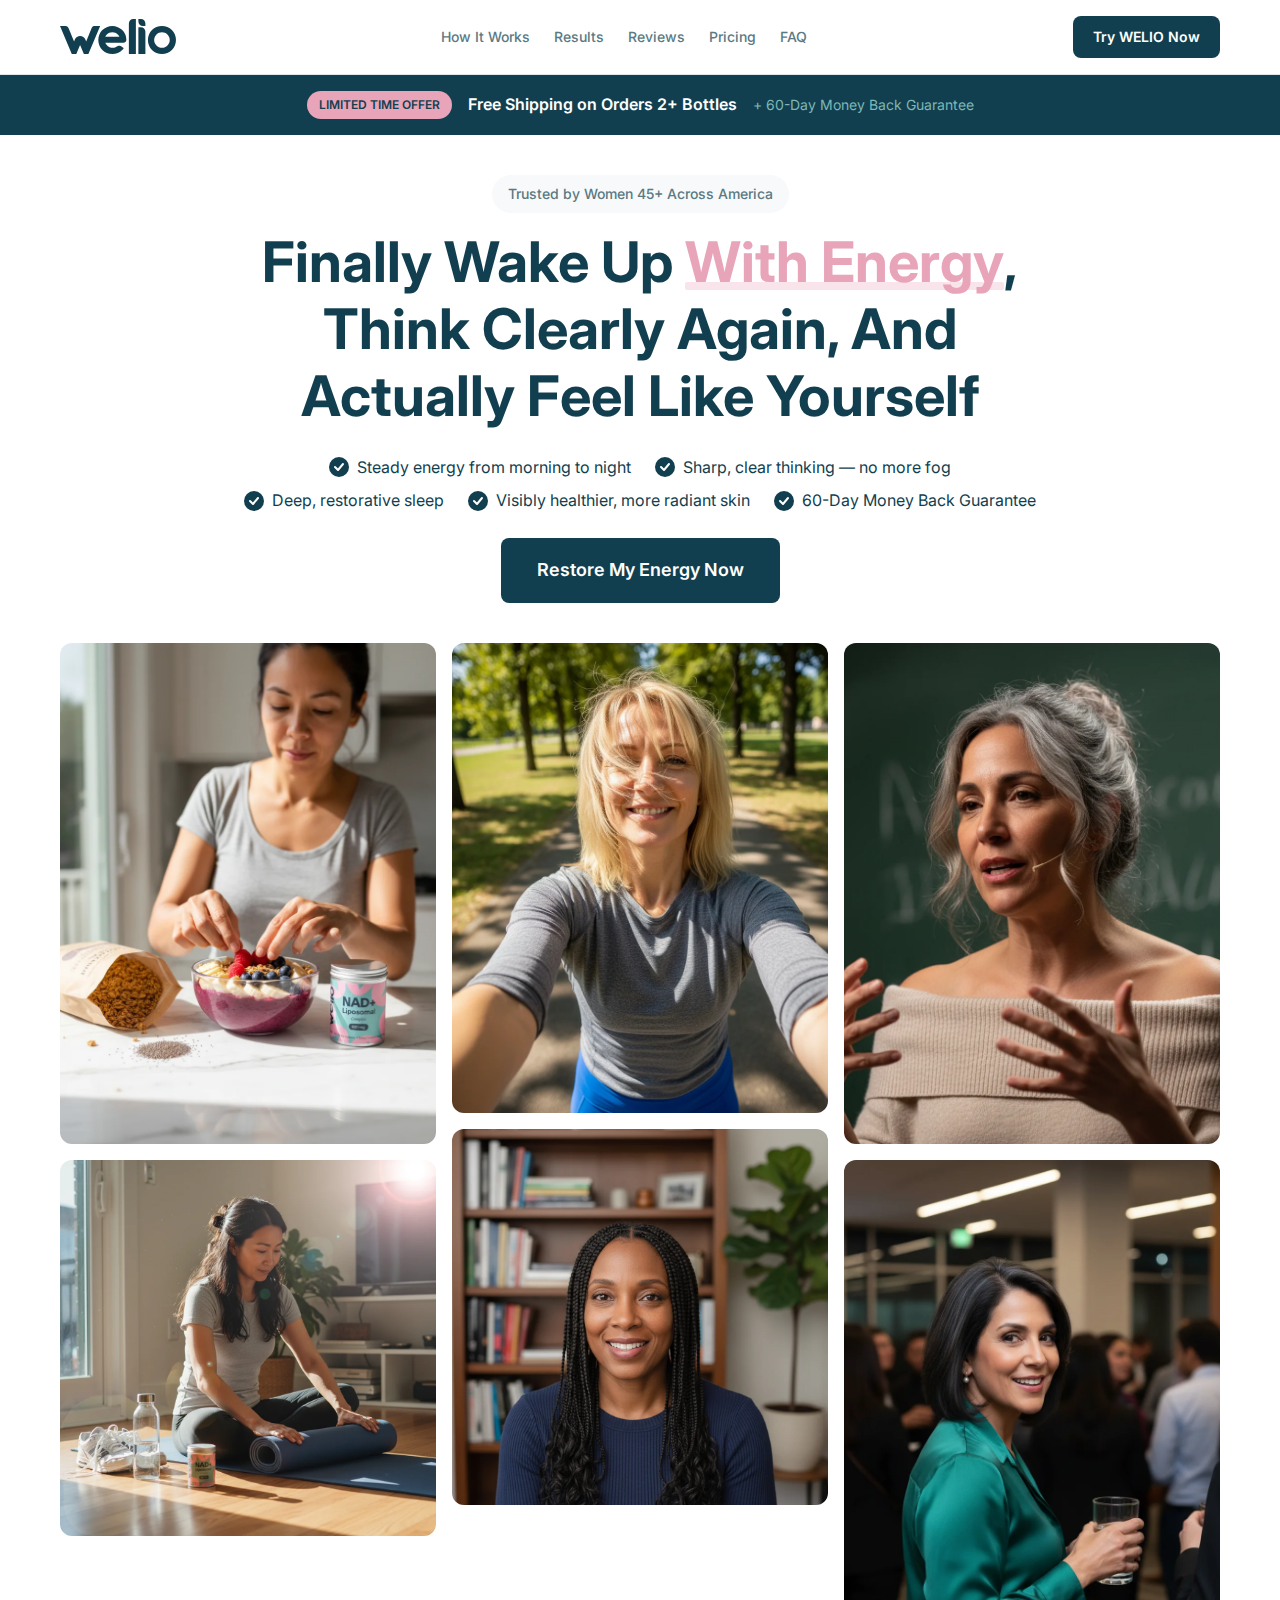
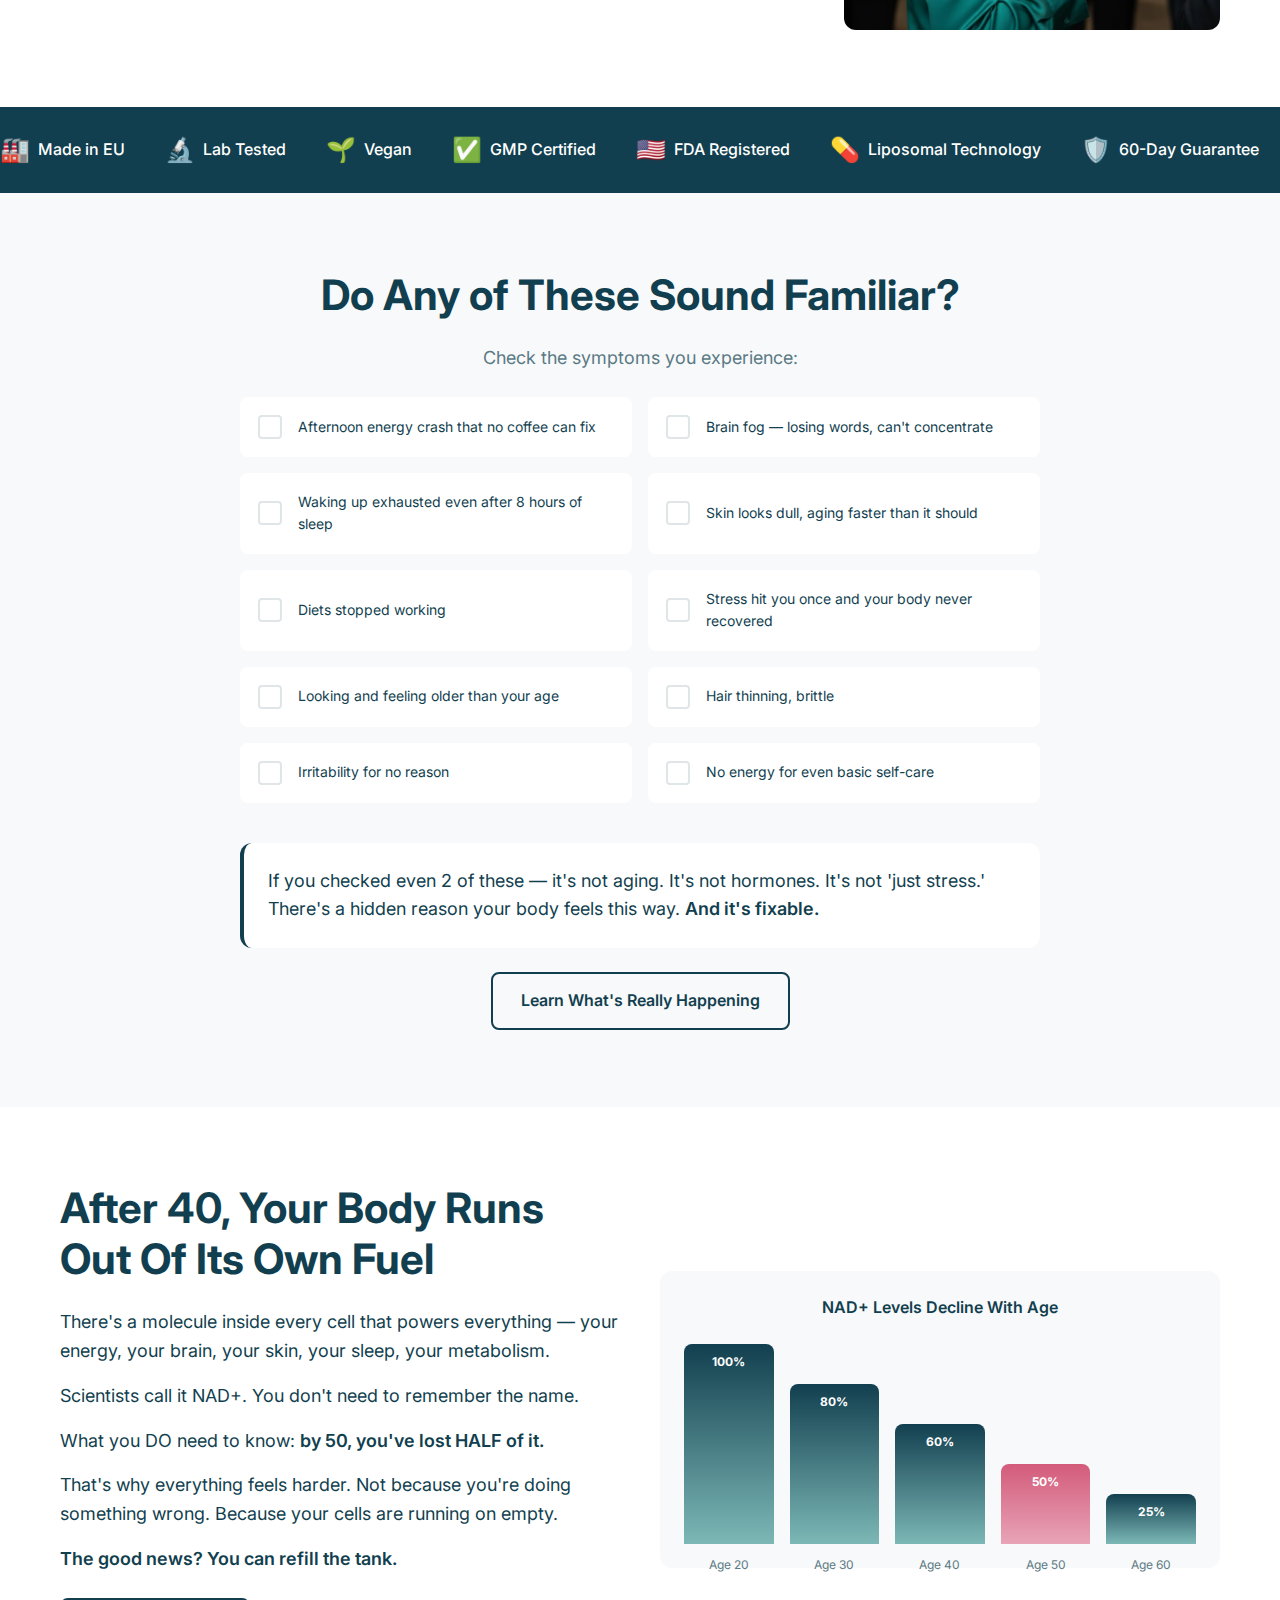
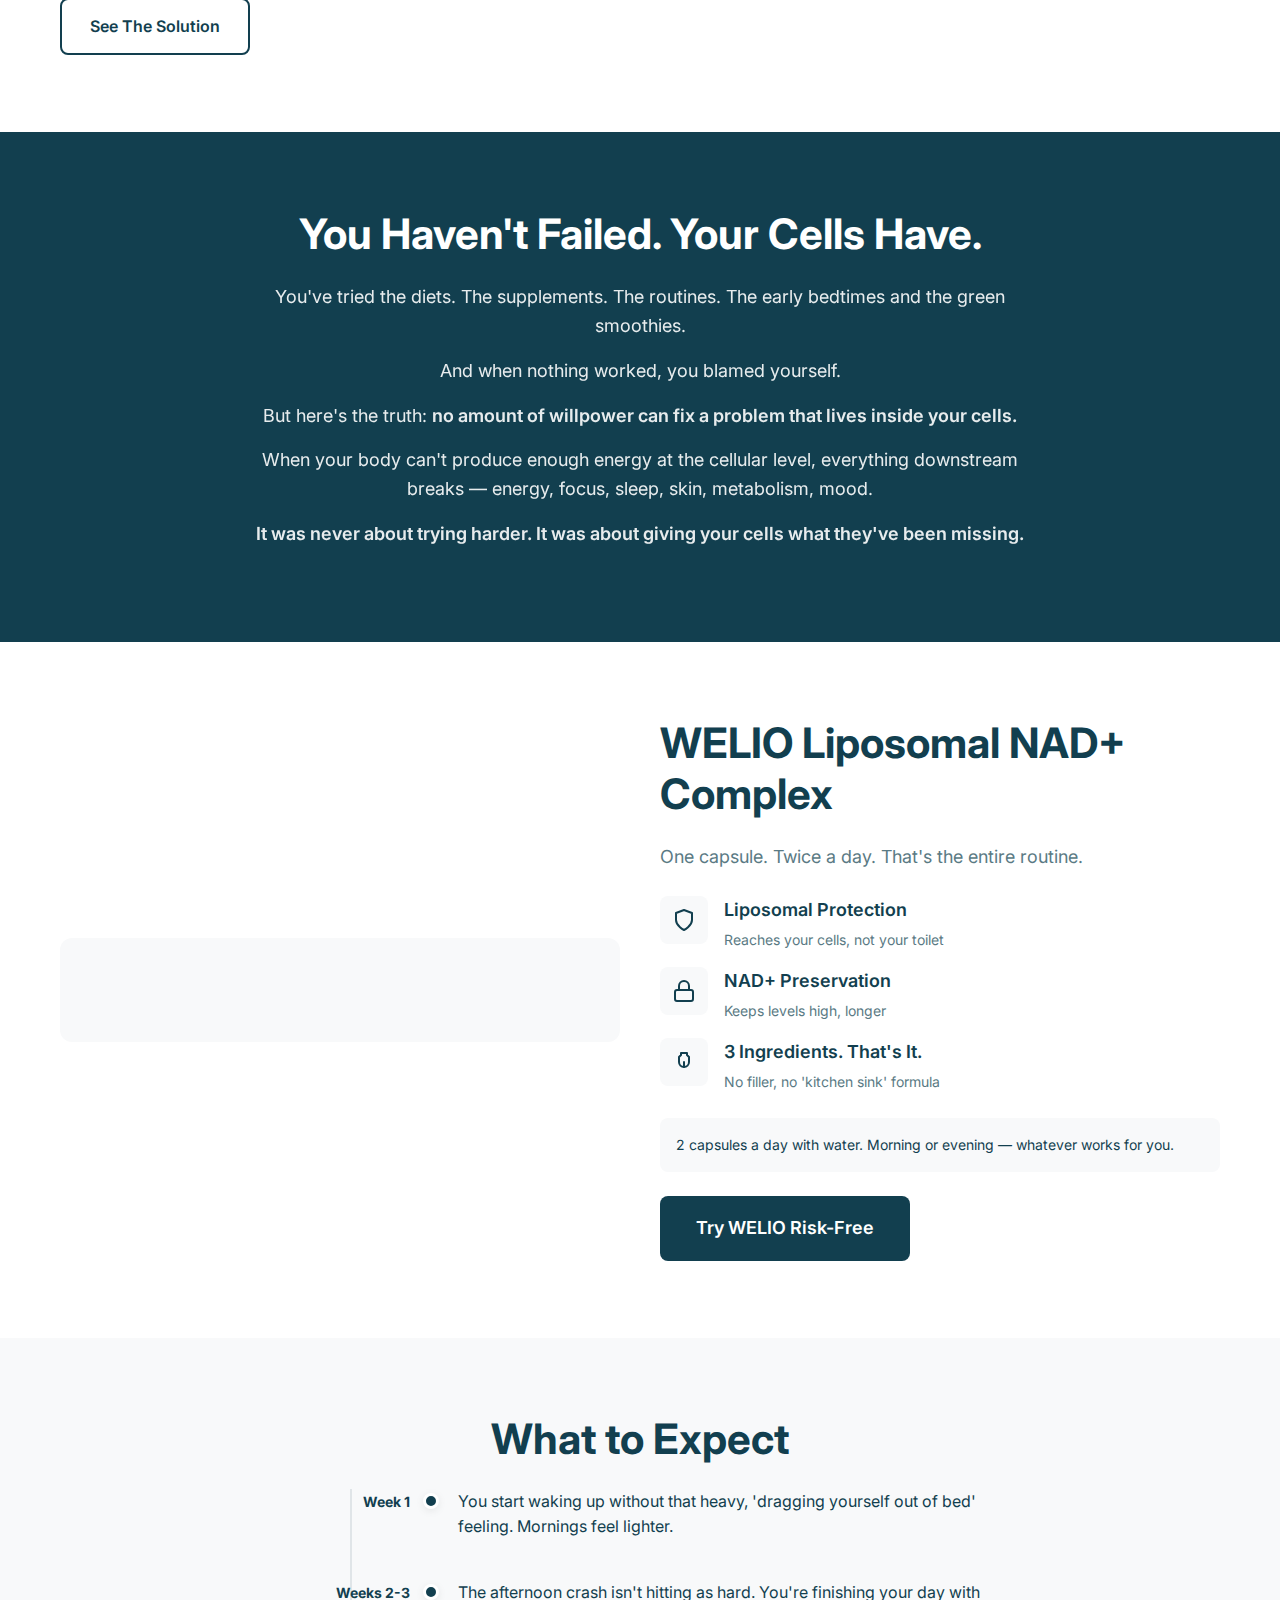
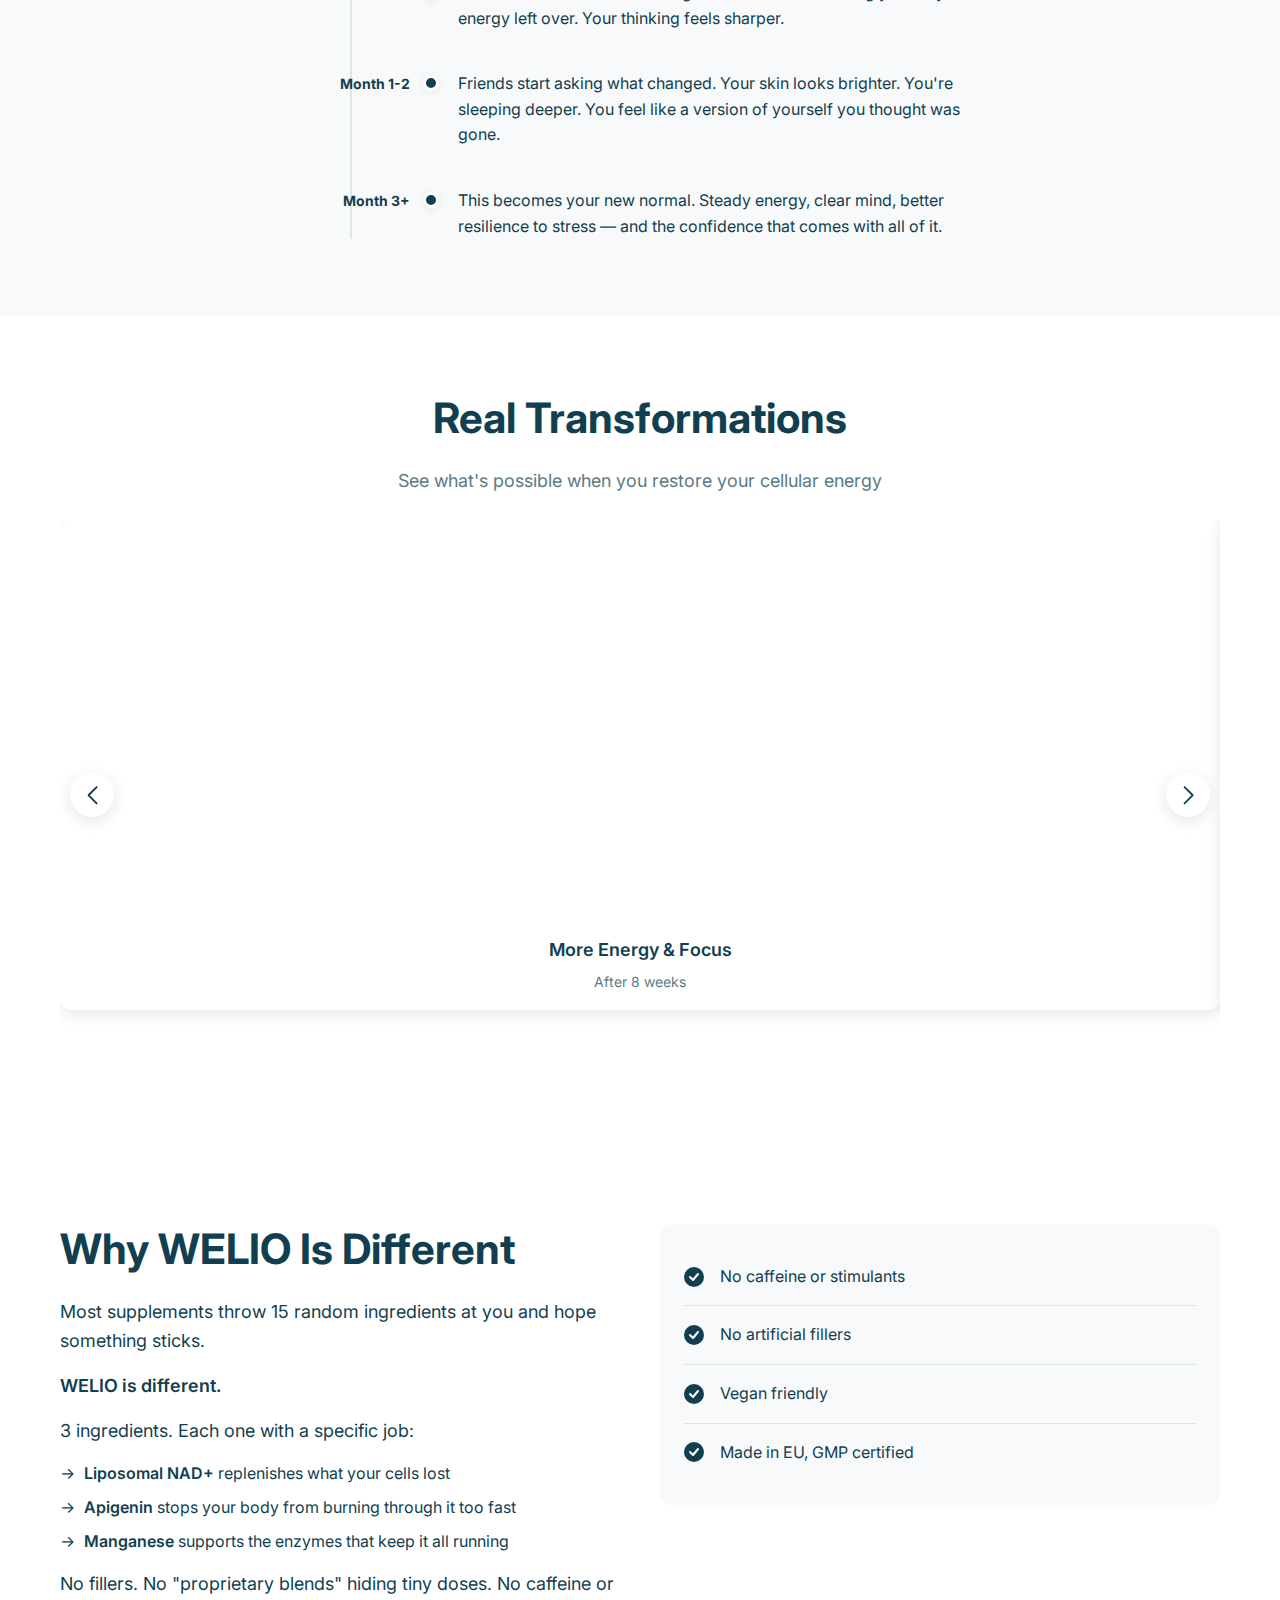
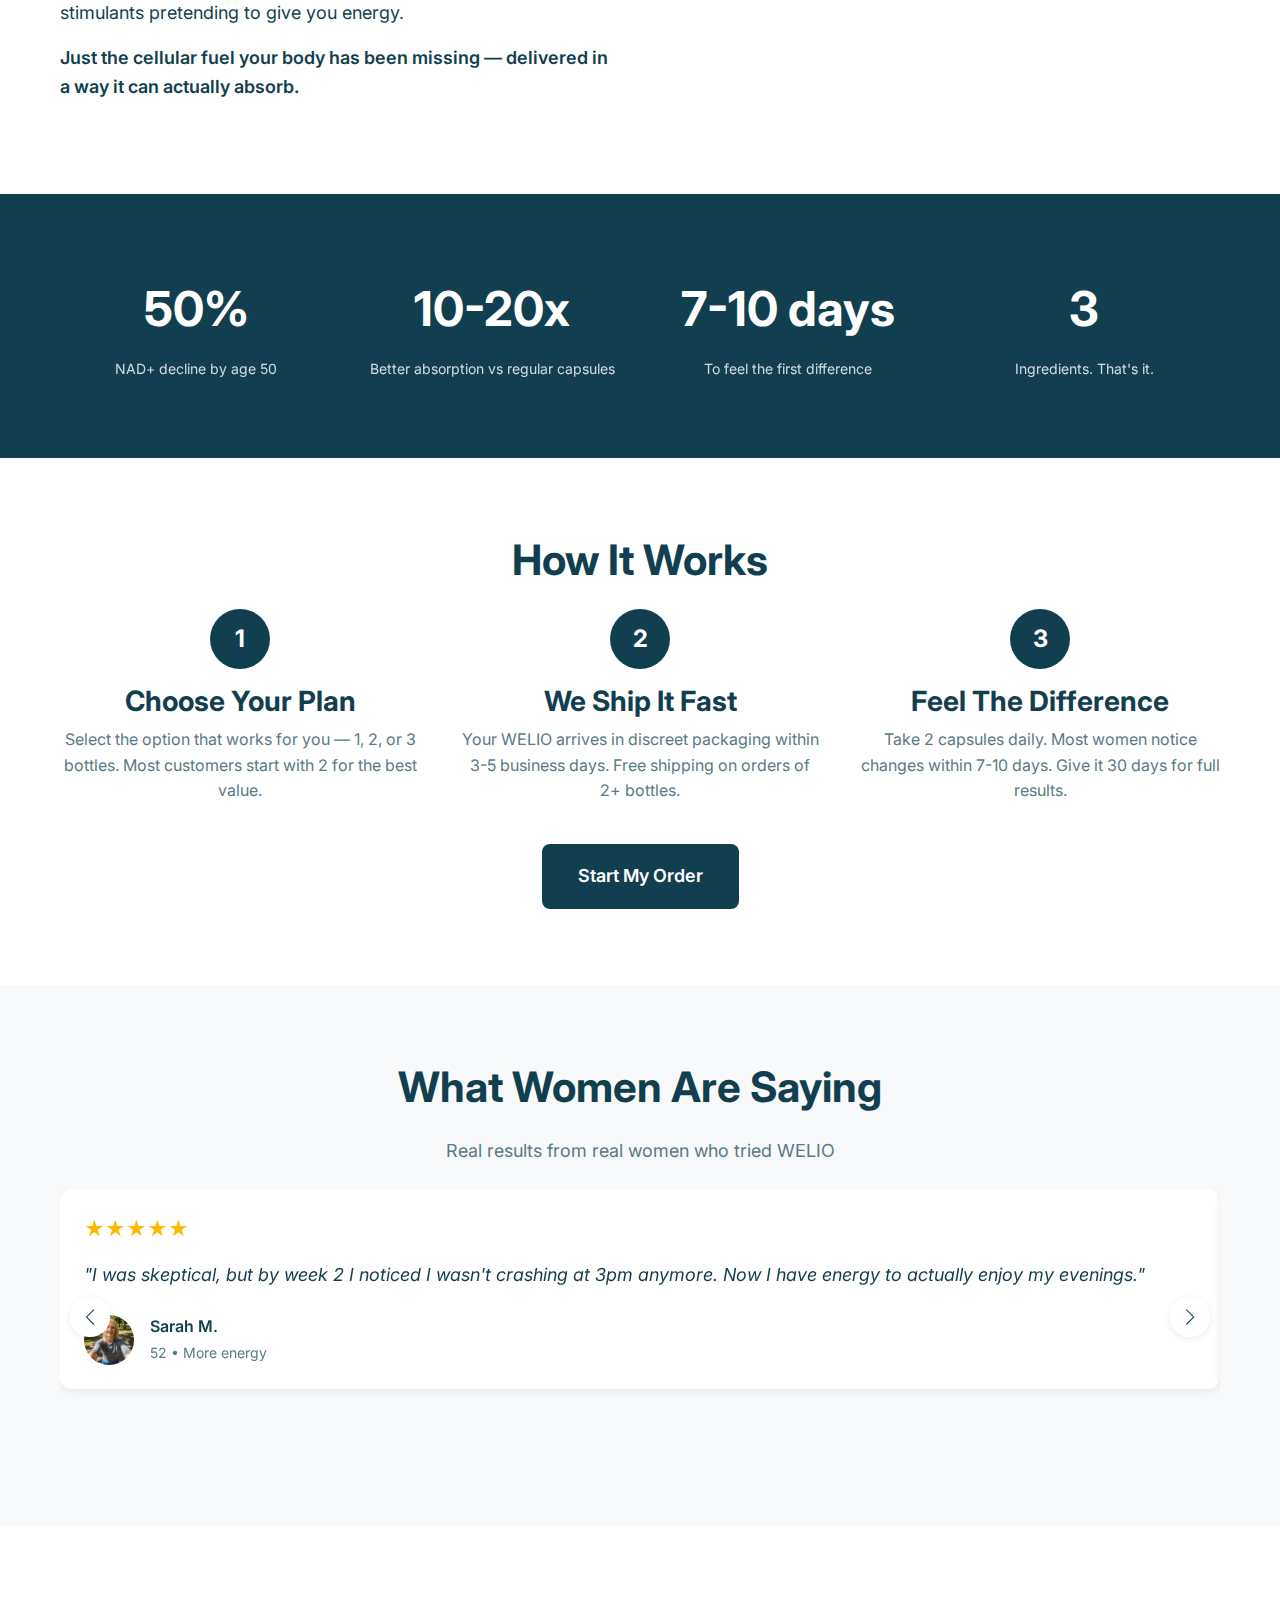
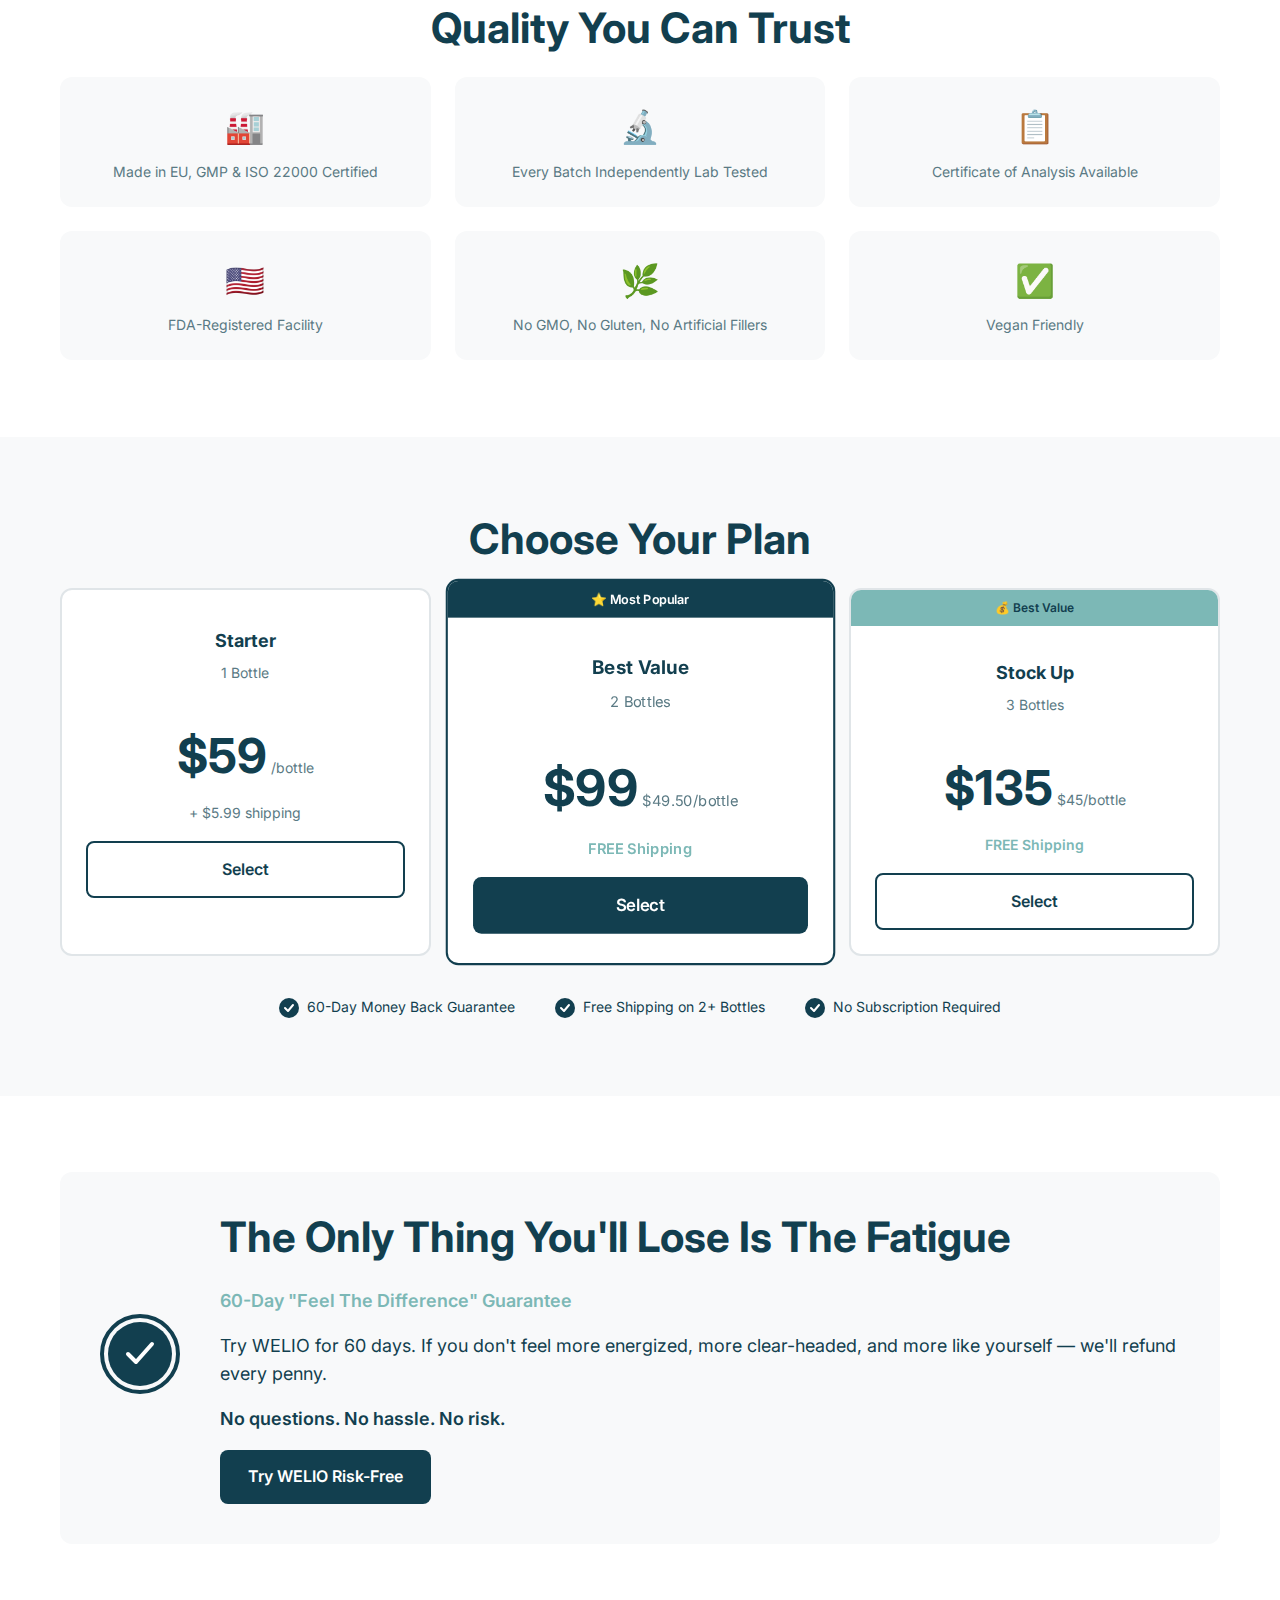
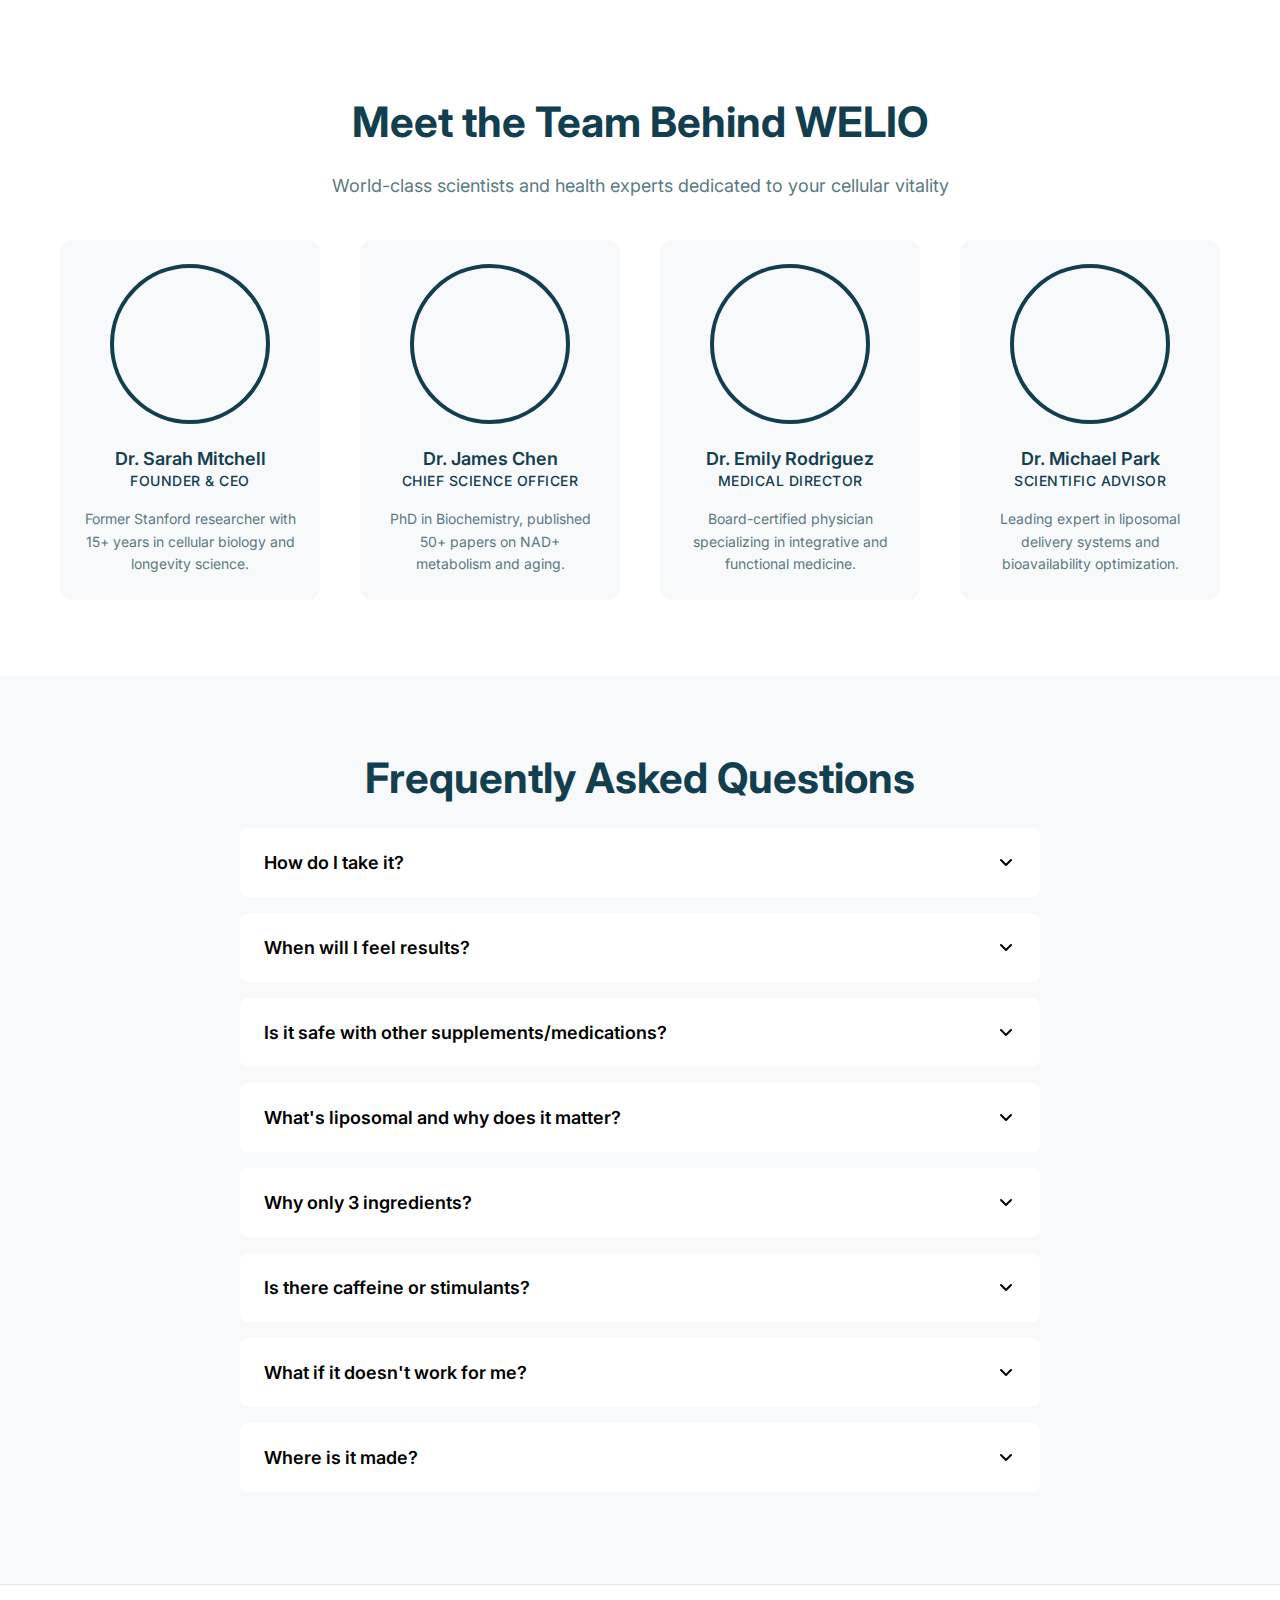
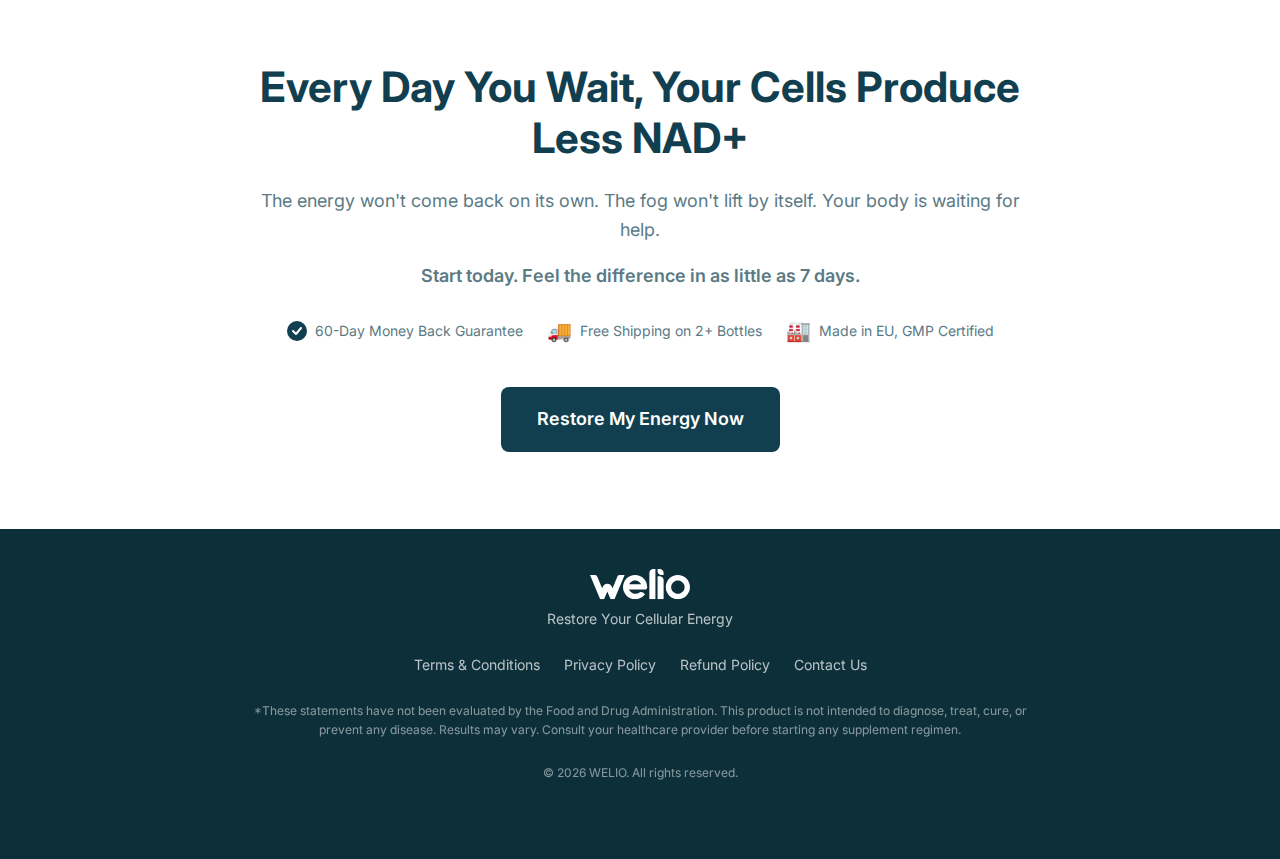
<file: index.html>
<!DOCTYPE html>
<html lang="en">
<head>
  <meta charset="UTF-8">
  <meta name="viewport" content="width=device-width, initial-scale=1.0">
  <title>WELIO — Restore Your Cellular Energy | NAD+ Supplement</title>
  
  <!-- Favicon -->
  <link rel="icon" type="image/svg+xml" href="images/favicon.svg">
  <link rel="icon" type="image/png" sizes="32x32" href="images/favicon.svg">
  <link rel="apple-touch-icon" sizes="180x180" href="images/favicon.svg">
  <meta name="theme-color" content="#123F4F">
  <meta name="description" content="Finally wake up with energy, think clearly again, and feel like yourself. WELIO Liposomal NAD+ Complex helps women 45+ restore cellular energy naturally.">
  
  <!-- Fonts -->
  <link rel="preconnect" href="https://fonts.googleapis.com">
  <link rel="preconnect" href="https://fonts.gstatic.com" crossorigin>
  <link href="https://fonts.googleapis.com/css2?family=Inter:wght@400;500;600;700&display=swap" rel="stylesheet">
  
  <!-- Swiper CSS -->
  <link rel="stylesheet" href="https://cdn.jsdelivr.net/npm/swiper@11/swiper-bundle.min.css">
  
  <!-- Main CSS -->
  <link rel="stylesheet" href="css/style.css">
</head>
<body>

  <!-- BLOCK 01: HEADER -->
  <header class="section header">
    <div class="container">
      <div class="header__inner">
        <a href="/" class="header__logo">
          <img src="images/logo.svg" alt="WELIO" width="120" height="40">
        </a>
        <nav class="header__nav">
          <a href="#how-it-works" class="header__nav-link">How It Works</a>
          <a href="#results" class="header__nav-link">Results</a>
          <a href="#reviews" class="header__nav-link">Reviews</a>
          <a href="#pricing" class="header__nav-link">Pricing</a>
          <a href="#faq" class="header__nav-link">FAQ</a>
        </nav>
        <a href="#pricing" class="btn btn--primary header__cta">Try WELIO Now</a>
        <button class="header__burger" aria-label="Menu">
          <span></span>
          <span></span>
          <span></span>
        </button>
      </div>
    </div>
  </header>

  <!-- Mobile Menu -->
  <div class="mobile-menu" id="mobileMenu">
    <nav class="mobile-menu__nav">
      <a href="#how-it-works" class="mobile-menu__link">How It Works</a>
      <a href="#results" class="mobile-menu__link">Results</a>
      <a href="#reviews" class="mobile-menu__link">Reviews</a>
      <a href="#pricing" class="mobile-menu__link">Pricing</a>
      <a href="#faq" class="mobile-menu__link">FAQ</a>
    </nav>
    <a href="#pricing" class="btn btn--primary btn--large mobile-menu__cta">Try WELIO Now</a>
  </div>

  <!-- BLOCK 02: PROMO BANNER -->
  <section class="section promo-banner">
    <div class="container">
      <div class="promo-banner__inner">
        <span class="promo-banner__badge">Limited Time Offer</span>
        <span class="promo-banner__text">Free Shipping on Orders 2+ Bottles</span>
        <span class="promo-banner__subtext">+ 60-Day Money Back Guarantee</span>
      </div>
    </div>
  </section>

  <!-- BLOCK 03: HERO -->
  <section class="section hero">
    <div class="container">
      <div class="hero__inner">
        <div class="hero__content">
          <span class="hero__badge">Trusted by Women 45+ Across America</span>
          <h1 class="hero__title">Finally Wake Up <span class="text-accent">With Energy</span>, Think Clearly Again, And Actually Feel Like Yourself</h1>
          <ul class="hero__benefits">
            <li class="hero__benefit">
              <svg class="hero__check" width="20" height="20" viewBox="0 0 20 20" fill="none"><circle cx="10" cy="10" r="10" fill="#123F4F"/><path d="M6 10l3 3 5-6" stroke="#fff" stroke-width="2" stroke-linecap="round" stroke-linejoin="round"/></svg>
              Steady energy from morning to night
            </li>
            <li class="hero__benefit">
              <svg class="hero__check" width="20" height="20" viewBox="0 0 20 20" fill="none"><circle cx="10" cy="10" r="10" fill="#123F4F"/><path d="M6 10l3 3 5-6" stroke="#fff" stroke-width="2" stroke-linecap="round" stroke-linejoin="round"/></svg>
              Sharp, clear thinking — no more fog
            </li>
            <li class="hero__benefit">
              <svg class="hero__check" width="20" height="20" viewBox="0 0 20 20" fill="none"><circle cx="10" cy="10" r="10" fill="#123F4F"/><path d="M6 10l3 3 5-6" stroke="#fff" stroke-width="2" stroke-linecap="round" stroke-linejoin="round"/></svg>
              Deep, restorative sleep
            </li>
            <li class="hero__benefit">
              <svg class="hero__check" width="20" height="20" viewBox="0 0 20 20" fill="none"><circle cx="10" cy="10" r="10" fill="#123F4F"/><path d="M6 10l3 3 5-6" stroke="#fff" stroke-width="2" stroke-linecap="round" stroke-linejoin="round"/></svg>
              Visibly healthier, more radiant skin
            </li>
            <li class="hero__benefit">
              <svg class="hero__check" width="20" height="20" viewBox="0 0 20 20" fill="none"><circle cx="10" cy="10" r="10" fill="#123F4F"/><path d="M6 10l3 3 5-6" stroke="#fff" stroke-width="2" stroke-linecap="round" stroke-linejoin="round"/></svg>
              60-Day Money Back Guarantee
            </li>
          </ul>
          <a href="#pricing" class="btn btn--primary btn--large hero__cta">Restore My Energy Now</a>
        </div>
        <div class="hero__grid">
          <div class="hero__grid-item hero__grid-item--1">
            <img src="images/hero/hero-1-breakfast.webp" alt="Woman enjoying healthy breakfast" loading="lazy">
          </div>
          <div class="hero__grid-item hero__grid-item--2">
            <img src="images/hero/hero-2-yoga.webp" alt="Woman doing yoga" loading="lazy">
          </div>
          <div class="hero__grid-item hero__grid-item--3">
            <img src="images/hero/hero-3-park.webp" alt="Energetic woman outdoors" loading="lazy">
          </div>
          <div class="hero__grid-item hero__grid-item--4">
            <img src="images/hero/hero-4-office.webp" alt="Confident woman at work" loading="lazy">
          </div>
          <div class="hero__grid-item hero__grid-item--5">
            <img src="images/hero/hero-5-speaker.webp" alt="Vibrant woman speaking" loading="lazy">
          </div>
          <div class="hero__grid-item hero__grid-item--6">
            <img src="images/hero/hero-6-networking.webp" alt="Woman at social event" loading="lazy">
          </div>
        </div>
      </div>
    </div>
  </section>

  <!-- BLOCK 04: TRUST BAR (Marquee) -->
  <section class="section trust-bar">
    <div class="container">
      <div class="trust-bar__track">
        <!-- First set -->
        <div class="trust-bar__items">
          <div class="trust-bar__item">
            <span class="trust-bar__icon">🏭</span>
            <span class="trust-bar__text">Made in EU</span>
          </div>
          <div class="trust-bar__item">
            <span class="trust-bar__icon">🔬</span>
            <span class="trust-bar__text">Lab Tested</span>
          </div>
          <div class="trust-bar__item">
            <span class="trust-bar__icon">🌱</span>
            <span class="trust-bar__text">Vegan</span>
          </div>
          <div class="trust-bar__item">
            <span class="trust-bar__icon">✅</span>
            <span class="trust-bar__text">GMP Certified</span>
          </div>
          <div class="trust-bar__item">
            <span class="trust-bar__icon">🇺🇸</span>
            <span class="trust-bar__text">FDA Registered</span>
          </div>
          <div class="trust-bar__item">
            <span class="trust-bar__icon">💊</span>
            <span class="trust-bar__text">Liposomal Technology</span>
          </div>
          <div class="trust-bar__item">
            <span class="trust-bar__icon">🛡️</span>
            <span class="trust-bar__text">60-Day Guarantee</span>
          </div>
        </div>
        <!-- Duplicate for seamless loop -->
        <div class="trust-bar__items">
          <div class="trust-bar__item">
            <span class="trust-bar__icon">🏭</span>
            <span class="trust-bar__text">Made in EU</span>
          </div>
          <div class="trust-bar__item">
            <span class="trust-bar__icon">🔬</span>
            <span class="trust-bar__text">Lab Tested</span>
          </div>
          <div class="trust-bar__item">
            <span class="trust-bar__icon">🌱</span>
            <span class="trust-bar__text">Vegan</span>
          </div>
          <div class="trust-bar__item">
            <span class="trust-bar__icon">✅</span>
            <span class="trust-bar__text">GMP Certified</span>
          </div>
          <div class="trust-bar__item">
            <span class="trust-bar__icon">🇺🇸</span>
            <span class="trust-bar__text">FDA Registered</span>
          </div>
          <div class="trust-bar__item">
            <span class="trust-bar__icon">💊</span>
            <span class="trust-bar__text">Liposomal Technology</span>
          </div>
          <div class="trust-bar__item">
            <span class="trust-bar__icon">🛡️</span>
            <span class="trust-bar__text">60-Day Guarantee</span>
          </div>
        </div>
      </div>
    </div>
  </section>

  <!-- BLOCK 05: SYMPTOM CHECKLIST -->
  <section class="section symptom-checklist" id="results">
    <div class="container">
      <div class="symptom-checklist__inner">
        <h2 class="section__title">Do Any of These Sound Familiar?</h2>
        <p class="section__subtitle">Check the symptoms you experience:</p>
        <div class="symptom-checklist__grid">
          <label class="symptom-checklist__item">
            <input type="checkbox" class="symptom-checklist__checkbox">
            <span class="symptom-checklist__box"></span>
            <span class="symptom-checklist__text">Afternoon energy crash that no coffee can fix</span>
          </label>
          <label class="symptom-checklist__item">
            <input type="checkbox" class="symptom-checklist__checkbox">
            <span class="symptom-checklist__box"></span>
            <span class="symptom-checklist__text">Brain fog — losing words, can't concentrate</span>
          </label>
          <label class="symptom-checklist__item">
            <input type="checkbox" class="symptom-checklist__checkbox">
            <span class="symptom-checklist__box"></span>
            <span class="symptom-checklist__text">Waking up exhausted even after 8 hours of sleep</span>
          </label>
          <label class="symptom-checklist__item">
            <input type="checkbox" class="symptom-checklist__checkbox">
            <span class="symptom-checklist__box"></span>
            <span class="symptom-checklist__text">Skin looks dull, aging faster than it should</span>
          </label>
          <label class="symptom-checklist__item">
            <input type="checkbox" class="symptom-checklist__checkbox">
            <span class="symptom-checklist__box"></span>
            <span class="symptom-checklist__text">Diets stopped working</span>
          </label>
          <label class="symptom-checklist__item">
            <input type="checkbox" class="symptom-checklist__checkbox">
            <span class="symptom-checklist__box"></span>
            <span class="symptom-checklist__text">Stress hit you once and your body never recovered</span>
          </label>
          <label class="symptom-checklist__item">
            <input type="checkbox" class="symptom-checklist__checkbox">
            <span class="symptom-checklist__box"></span>
            <span class="symptom-checklist__text">Looking and feeling older than your age</span>
          </label>
          <label class="symptom-checklist__item">
            <input type="checkbox" class="symptom-checklist__checkbox">
            <span class="symptom-checklist__box"></span>
            <span class="symptom-checklist__text">Hair thinning, brittle</span>
          </label>
          <label class="symptom-checklist__item">
            <input type="checkbox" class="symptom-checklist__checkbox">
            <span class="symptom-checklist__box"></span>
            <span class="symptom-checklist__text">Irritability for no reason</span>
          </label>
          <label class="symptom-checklist__item">
            <input type="checkbox" class="symptom-checklist__checkbox">
            <span class="symptom-checklist__box"></span>
            <span class="symptom-checklist__text">No energy for even basic self-care</span>
          </label>
        </div>
        <div class="symptom-checklist__closer">
          <p>If you checked even 2 of these — it's not aging. It's not hormones. It's not 'just stress.' There's a hidden reason your body feels this way. <strong>And it's fixable.</strong></p>
        </div>
        <a href="#root-cause" class="btn btn--secondary">Learn What's Really Happening</a>
      </div>
    </div>
  </section>

  <!-- BLOCK 06: ROOT CAUSE -->
  <section class="section root-cause" id="root-cause">
    <div class="container">
      <div class="root-cause__inner">
        <div class="root-cause__content">
          <h2 class="section__title">After 40, Your Body Runs Out Of Its Own Fuel</h2>
          <div class="root-cause__text">
            <p>There's a molecule inside every cell that powers everything — your energy, your brain, your skin, your sleep, your metabolism.</p>
            <p>Scientists call it NAD+. You don't need to remember the name.</p>
            <p>What you DO need to know: <strong>by 50, you've lost HALF of it.</strong></p>
            <p>That's why everything feels harder. Not because you're doing something wrong. Because your cells are running on empty.</p>
            <p><strong>The good news? You can refill the tank.</strong></p>
          </div>
          <a href="#product-intro" class="btn btn--secondary">See The Solution</a>
        </div>
        <div class="root-cause__visual">
          <div class="nad-chart">
            <div class="nad-chart__title">NAD+ Levels Decline With Age</div>
            <div class="nad-chart__bars">
              <div class="nad-chart__bar" data-age="20" style="--height: 100%">
                <span class="nad-chart__label">100%</span>
                <span class="nad-chart__age">Age 20</span>
              </div>
              <div class="nad-chart__bar" data-age="30" style="--height: 80%">
                <span class="nad-chart__label">80%</span>
                <span class="nad-chart__age">Age 30</span>
              </div>
              <div class="nad-chart__bar" data-age="40" style="--height: 60%">
                <span class="nad-chart__label">60%</span>
                <span class="nad-chart__age">Age 40</span>
              </div>
              <div class="nad-chart__bar nad-chart__bar--highlight" data-age="50" style="--height: 40%">
                <span class="nad-chart__label">50%</span>
                <span class="nad-chart__age">Age 50</span>
              </div>
              <div class="nad-chart__bar" data-age="60" style="--height: 25%">
                <span class="nad-chart__label">25%</span>
                <span class="nad-chart__age">Age 60</span>
              </div>
            </div>
          </div>
        </div>
      </div>
    </div>
  </section>

  <!-- BLOCK 07: NOT YOUR FAULT -->
  <section class="section not-your-fault">
    <div class="container">
      <div class="not-your-fault__inner">
        <h2 class="section__title">You Haven't Failed. Your Cells Have.</h2>
        <div class="not-your-fault__text">
          <p>You've tried the diets. The supplements. The routines. The early bedtimes and the green smoothies.</p>
          <p>And when nothing worked, you blamed yourself.</p>
          <p>But here's the truth: <strong>no amount of willpower can fix a problem that lives inside your cells.</strong></p>
          <p>When your body can't produce enough energy at the cellular level, everything downstream breaks — energy, focus, sleep, skin, metabolism, mood.</p>
          <p><strong>It was never about trying harder. It was about giving your cells what they've been missing.</strong></p>
        </div>
      </div>
    </div>
  </section>

  <!-- BLOCK 08: PRODUCT INTRO -->
  <section class="section product-intro" id="product-intro">
    <div class="container">
      <div class="product-intro__inner">
        <div class="product-intro__image">
          <div class="swiper product-slider">
            <div class="swiper-wrapper">
              <div class="swiper-slide">
                <img src="images/product/product-1-box.webp" alt="WELIO Liposomal NAD+ Complex" loading="lazy">
              </div>
              <div class="swiper-slide">
                <img src="images/product/product-2-hand.webp" alt="WELIO in hand" loading="lazy">
              </div>
              <div class="swiper-slide">
                <img src="images/product/product-3-detail.webp" alt="WELIO product" loading="lazy">
              </div>
              <div class="swiper-slide">
                <img src="images/product/product-4-info.webp" alt="WELIO details" loading="lazy">
              </div>
            </div>
            <div class="swiper-pagination product-pagination"></div>
          </div>
        </div>
        <div class="product-intro__content">
          <h2 class="section__title">WELIO Liposomal NAD+ Complex</h2>
          <p class="product-intro__subtitle">One capsule. Twice a day. That's the entire routine.</p>
          <div class="product-intro__features">
            <div class="product-intro__feature">
              <div class="product-intro__feature-icon">
                <svg width="24" height="24" viewBox="0 0 24 24" fill="none"><path d="M12 22s8-4 8-10V5l-8-3-8 3v7c0 6 8 10 8 10z" stroke="#123F4F" stroke-width="2" stroke-linecap="round" stroke-linejoin="round"/></svg>
              </div>
              <div class="product-intro__feature-content">
                <strong>Liposomal Protection</strong>
                <span>Reaches your cells, not your toilet</span>
              </div>
            </div>
            <div class="product-intro__feature">
              <div class="product-intro__feature-icon">
                <svg width="24" height="24" viewBox="0 0 24 24" fill="none"><rect x="3" y="11" width="18" height="11" rx="2" stroke="#123F4F" stroke-width="2"/><path d="M7 11V7a5 5 0 0110 0v4" stroke="#123F4F" stroke-width="2" stroke-linecap="round"/></svg>
              </div>
              <div class="product-intro__feature-content">
                <strong>NAD+ Preservation</strong>
                <span>Keeps levels high, longer</span>
              </div>
            </div>
            <div class="product-intro__feature">
              <div class="product-intro__feature-icon">
                <svg width="24" height="24" viewBox="0 0 24 24" fill="none"><path d="M9 3h6v2l2 2v5a5 5 0 01-10 0V7l2-2V3z" stroke="#123F4F" stroke-width="2" stroke-linecap="round" stroke-linejoin="round"/><path d="M12 12v5" stroke="#123F4F" stroke-width="2" stroke-linecap="round"/></svg>
              </div>
              <div class="product-intro__feature-content">
                <strong>3 Ingredients. That's It.</strong>
                <span>No filler, no 'kitchen sink' formula</span>
              </div>
            </div>
          </div>
          <p class="product-intro__usage">2 capsules a day with water. Morning or evening — whatever works for you.</p>
          <a href="#pricing" class="btn btn--primary btn--large">Try WELIO Risk-Free</a>
        </div>
      </div>
    </div>
  </section>

  <!-- BLOCK 09: TIMELINE -->
  <section class="section timeline">
    <div class="container">
      <h2 class="section__title section__title--center">What to Expect</h2>
      <div class="timeline__inner">
        <div class="timeline__item">
          <div class="timeline__marker">
            <span class="timeline__week">Week 1</span>
          </div>
          <div class="timeline__content">
            <p>You start waking up without that heavy, 'dragging yourself out of bed' feeling. Mornings feel lighter.</p>
          </div>
        </div>
        <div class="timeline__item">
          <div class="timeline__marker">
            <span class="timeline__week">Weeks 2-3</span>
          </div>
          <div class="timeline__content">
            <p>The afternoon crash isn't hitting as hard. You're finishing your day with energy left over. Your thinking feels sharper.</p>
          </div>
        </div>
        <div class="timeline__item">
          <div class="timeline__marker">
            <span class="timeline__week">Month 1-2</span>
          </div>
          <div class="timeline__content">
            <p>Friends start asking what changed. Your skin looks brighter. You're sleeping deeper. You feel like a version of yourself you thought was gone.</p>
          </div>
        </div>
        <div class="timeline__item">
          <div class="timeline__marker">
            <span class="timeline__week">Month 3+</span>
          </div>
          <div class="timeline__content">
            <p>This becomes your new normal. Steady energy, clear mind, better resilience to stress — and the confidence that comes with all of it.</p>
          </div>
        </div>
      </div>
    </div>
  </section>

  <!-- BLOCK 09B: BEFORE & AFTER -->
  <section class="section before-after" id="before-after">
    <div class="container">
      <h2 class="section__title section__title--center">Real Transformations</h2>
      <p class="section__subtitle section__subtitle--center">See what's possible when you restore your cellular energy</p>
      <div class="swiper before-after-slider">
        <div class="swiper-wrapper">
          <div class="swiper-slide">
            <div class="before-after__card">
              <img src="images/before-after/result-1.webp" alt="Transformation 1" loading="lazy">
              <div class="before-after__caption">
                <span class="before-after__result">More Energy & Focus</span>
                <span class="before-after__time">After 8 weeks</span>
              </div>
            </div>
          </div>
          <div class="swiper-slide">
            <div class="before-after__card">
              <img src="images/before-after/result-2.webp" alt="Transformation 2" loading="lazy">
              <div class="before-after__caption">
                <span class="before-after__result">Better Sleep & Mood</span>
                <span class="before-after__time">After 6 weeks</span>
              </div>
            </div>
          </div>
          <div class="swiper-slide">
            <div class="before-after__card">
              <img src="images/before-after/result-3.webp" alt="Transformation 3" loading="lazy">
              <div class="before-after__caption">
                <span class="before-after__result">Clearer Thinking</span>
                <span class="before-after__time">After 4 weeks</span>
              </div>
            </div>
          </div>
          <div class="swiper-slide">
            <div class="before-after__card">
              <img src="images/before-after/result-4.webp" alt="Transformation 4" loading="lazy">
              <div class="before-after__caption">
                <span class="before-after__result">Renewed Vitality</span>
                <span class="before-after__time">After 10 weeks</span>
              </div>
            </div>
          </div>
        </div>
        <div class="swiper-pagination before-after-pagination"></div>
        <div class="swiper-button-prev before-after-prev"></div>
        <div class="swiper-button-next before-after-next"></div>
      </div>
    </div>
  </section>

  <!-- BLOCK 10: WHY DIFFERENT -->
  <section class="section why-different">
    <div class="container">
      <div class="why-different__inner">
        <div class="why-different__content">
          <h2 class="section__title">Why WELIO Is Different</h2>
          <div class="why-different__text">
            <p>Most supplements throw 15 random ingredients at you and hope something sticks.</p>
            <p><strong>WELIO is different.</strong></p>
            <p>3 ingredients. Each one with a specific job:</p>
            <ul class="why-different__list">
              <li><strong>Liposomal NAD+</strong> replenishes what your cells lost</li>
              <li><strong>Apigenin</strong> stops your body from burning through it too fast</li>
              <li><strong>Manganese</strong> supports the enzymes that keep it all running</li>
            </ul>
            <p>No fillers. No "proprietary blends" hiding tiny doses. No caffeine or stimulants pretending to give you energy.</p>
            <p><strong>Just the cellular fuel your body has been missing — delivered in a way it can actually absorb.</strong></p>
          </div>
        </div>
        <div class="why-different__badges">
          <div class="why-different__badge">
            <svg width="20" height="20" viewBox="0 0 20 20" fill="none"><circle cx="10" cy="10" r="10" fill="#123F4F"/><path d="M6 10l3 3 5-6" stroke="#fff" stroke-width="2" stroke-linecap="round" stroke-linejoin="round"/></svg>
            <span>No caffeine or stimulants</span>
          </div>
          <div class="why-different__badge">
            <svg width="20" height="20" viewBox="0 0 20 20" fill="none"><circle cx="10" cy="10" r="10" fill="#123F4F"/><path d="M6 10l3 3 5-6" stroke="#fff" stroke-width="2" stroke-linecap="round" stroke-linejoin="round"/></svg>
            <span>No artificial fillers</span>
          </div>
          <div class="why-different__badge">
            <svg width="20" height="20" viewBox="0 0 20 20" fill="none"><circle cx="10" cy="10" r="10" fill="#123F4F"/><path d="M6 10l3 3 5-6" stroke="#fff" stroke-width="2" stroke-linecap="round" stroke-linejoin="round"/></svg>
            <span>Vegan friendly</span>
          </div>
          <div class="why-different__badge">
            <svg width="20" height="20" viewBox="0 0 20 20" fill="none"><circle cx="10" cy="10" r="10" fill="#123F4F"/><path d="M6 10l3 3 5-6" stroke="#fff" stroke-width="2" stroke-linecap="round" stroke-linejoin="round"/></svg>
            <span>Made in EU, GMP certified</span>
          </div>
        </div>
      </div>
    </div>
  </section>

  <!-- BLOCK 11: STATS -->
  <section class="section stats-grid">
    <div class="container">
      <div class="stats-grid__inner">
        <div class="stats-grid__item">
          <span class="stats-grid__value">50%</span>
          <span class="stats-grid__label">NAD+ decline by age 50</span>
        </div>
        <div class="stats-grid__item">
          <span class="stats-grid__value">10-20x</span>
          <span class="stats-grid__label">Better absorption vs regular capsules</span>
        </div>
        <div class="stats-grid__item">
          <span class="stats-grid__value">7-10 days</span>
          <span class="stats-grid__label">To feel the first difference</span>
        </div>
        <div class="stats-grid__item">
          <span class="stats-grid__value">3</span>
          <span class="stats-grid__label">Ingredients. That's it.</span>
        </div>
      </div>
    </div>
  </section>

  <!-- BLOCK 12: HOW IT WORKS -->
  <section class="section how-it-works" id="how-it-works">
    <div class="container">
      <h2 class="section__title section__title--center">How It Works</h2>
      <div class="how-it-works__inner">
        <div class="how-it-works__step">
          <div class="how-it-works__number">1</div>
          <h3 class="how-it-works__title">Choose Your Plan</h3>
          <p class="how-it-works__text">Select the option that works for you — 1, 2, or 3 bottles. Most customers start with 2 for the best value.</p>
        </div>
        <div class="how-it-works__step">
          <div class="how-it-works__number">2</div>
          <h3 class="how-it-works__title">We Ship It Fast</h3>
          <p class="how-it-works__text">Your WELIO arrives in discreet packaging within 3-5 business days. Free shipping on orders of 2+ bottles.</p>
        </div>
        <div class="how-it-works__step">
          <div class="how-it-works__number">3</div>
          <h3 class="how-it-works__title">Feel The Difference</h3>
          <p class="how-it-works__text">Take 2 capsules daily. Most women notice changes within 7-10 days. Give it 30 days for full results.</p>
        </div>
      </div>
      <div class="how-it-works__cta">
        <a href="#pricing" class="btn btn--primary btn--large">Start My Order</a>
      </div>
    </div>
  </section>

  <!-- BLOCK 13: REVIEWS -->
  <section class="section reviews" id="reviews">
    <div class="container">
      <h2 class="section__title section__title--center">What Women Are Saying</h2>
      <p class="section__subtitle section__subtitle--center">Real results from real women who tried WELIO</p>
      <div class="swiper reviews-slider">
        <div class="swiper-wrapper">
          <div class="swiper-slide">
            <div class="review-card">
              <div class="review-card__stars">★★★★★</div>
              <p class="review-card__text">"I was skeptical, but by week 2 I noticed I wasn't crashing at 3pm anymore. Now I have energy to actually enjoy my evenings."</p>
              <div class="review-card__author">
                <img src="images/hero/hero-3-park.webp" alt="Sarah M." class="review-card__avatar" loading="lazy">
                <div class="review-card__info">
                  <span class="review-card__name">Sarah M.</span>
                  <span class="review-card__meta">52 • More energy</span>
                </div>
              </div>
            </div>
          </div>
          <div class="swiper-slide">
            <div class="review-card">
              <div class="review-card__stars">★★★★★</div>
              <p class="review-card__text">"My brain fog lifted. I can actually focus on work again without re-reading everything 5 times."</p>
              <div class="review-card__author">
                <img src="images/hero/hero-4-office.webp" alt="Linda K." class="review-card__avatar" loading="lazy">
                <div class="review-card__info">
                  <span class="review-card__name">Linda K.</span>
                  <span class="review-card__meta">58 • Mental clarity</span>
                </div>
              </div>
            </div>
          </div>
          <div class="swiper-slide">
            <div class="review-card">
              <div class="review-card__stars">★★★★★</div>
              <p class="review-card__text">"I've tried every supplement out there. This is the first one where I actually FELT something change."</p>
              <div class="review-card__author">
                <img src="images/hero/hero-5-speaker.webp" alt="Patricia R." class="review-card__avatar" loading="lazy">
                <div class="review-card__info">
                  <span class="review-card__name">Patricia R.</span>
                  <span class="review-card__meta">49 • Real results</span>
                </div>
              </div>
            </div>
          </div>
          <div class="swiper-slide">
            <div class="review-card">
              <div class="review-card__stars">★★★★★</div>
              <p class="review-card__text">"My husband asked what I'm doing differently. My skin looks better and I just feel... lighter."</p>
              <div class="review-card__author">
                <img src="images/hero/hero-6-networking.webp" alt="Jennifer W." class="review-card__avatar" loading="lazy">
                <div class="review-card__info">
                  <span class="review-card__name">Jennifer W.</span>
                  <span class="review-card__meta">54 • Better skin</span>
                </div>
              </div>
            </div>
          </div>
        </div>
        <div class="swiper-pagination"></div>
        <div class="swiper-button-prev"></div>
        <div class="swiper-button-next"></div>
      </div>
    </div>
  </section>

  <!-- BLOCK 14: TRUST & MANUFACTURING -->
  <section class="section trust-manufacturing">
    <div class="container">
      <h2 class="section__title section__title--center">Quality You Can Trust</h2>
      <div class="trust-manufacturing__grid">
        <div class="trust-manufacturing__item">
          <div class="trust-manufacturing__icon">🏭</div>
          <span class="trust-manufacturing__text">Made in EU, GMP & ISO 22000 Certified</span>
        </div>
        <div class="trust-manufacturing__item">
          <div class="trust-manufacturing__icon">🔬</div>
          <span class="trust-manufacturing__text">Every Batch Independently Lab Tested</span>
        </div>
        <div class="trust-manufacturing__item">
          <div class="trust-manufacturing__icon">📋</div>
          <span class="trust-manufacturing__text">Certificate of Analysis Available</span>
        </div>
        <div class="trust-manufacturing__item">
          <div class="trust-manufacturing__icon">🇺🇸</div>
          <span class="trust-manufacturing__text">FDA-Registered Facility</span>
        </div>
        <div class="trust-manufacturing__item">
          <div class="trust-manufacturing__icon">🌿</div>
          <span class="trust-manufacturing__text">No GMO, No Gluten, No Artificial Fillers</span>
        </div>
        <div class="trust-manufacturing__item">
          <div class="trust-manufacturing__icon">✅</div>
          <span class="trust-manufacturing__text">Vegan Friendly</span>
        </div>
      </div>
    </div>
  </section>

  <!-- BLOCK 15: PRICING -->
  <section class="section pricing" id="pricing">
    <div class="container">
      <h2 class="section__title section__title--center">Choose Your Plan</h2>
      <div class="pricing__inner">
        <div class="pricing__card">
          <div class="pricing__header">
            <h3 class="pricing__plan">Starter</h3>
            <span class="pricing__bottles">1 Bottle</span>
          </div>
          <div class="pricing__body">
            <div class="pricing__price">
              <span class="pricing__amount">$59</span>
              <span class="pricing__per">/bottle</span>
            </div>
            <div class="pricing__shipping">+ $5.99 shipping</div>
            <a href="checkout.html?package=1" class="btn btn--secondary btn--full">Select</a>
          </div>
        </div>
        <div class="pricing__card pricing__card--popular">
          <div class="pricing__badge">⭐ Most Popular</div>
          <div class="pricing__header">
            <h3 class="pricing__plan">Best Value</h3>
            <span class="pricing__bottles">2 Bottles</span>
          </div>
          <div class="pricing__body">
            <div class="pricing__price">
              <span class="pricing__amount">$99</span>
              <span class="pricing__per">$49.50/bottle</span>
            </div>
            <div class="pricing__shipping pricing__shipping--free">FREE Shipping</div>
            <a href="checkout.html?package=2" class="btn btn--primary btn--full">Select</a>
          </div>
        </div>
        <div class="pricing__card">
          <div class="pricing__badge pricing__badge--value">💰 Best Value</div>
          <div class="pricing__header">
            <h3 class="pricing__plan">Stock Up</h3>
            <span class="pricing__bottles">3 Bottles</span>
          </div>
          <div class="pricing__body">
            <div class="pricing__price">
              <span class="pricing__amount">$135</span>
              <span class="pricing__per">$45/bottle</span>
            </div>
            <div class="pricing__shipping pricing__shipping--free">FREE Shipping</div>
            <a href="checkout.html?package=3" class="btn btn--secondary btn--full">Select</a>
          </div>
        </div>
      </div>
      <div class="pricing__trust">
        <div class="pricing__trust-item">
          <svg width="20" height="20" viewBox="0 0 20 20" fill="none"><circle cx="10" cy="10" r="10" fill="#123F4F"/><path d="M6 10l3 3 5-6" stroke="#fff" stroke-width="2" stroke-linecap="round" stroke-linejoin="round"/></svg>
          <span>60-Day Money Back Guarantee</span>
        </div>
        <div class="pricing__trust-item">
          <svg width="20" height="20" viewBox="0 0 20 20" fill="none"><circle cx="10" cy="10" r="10" fill="#123F4F"/><path d="M6 10l3 3 5-6" stroke="#fff" stroke-width="2" stroke-linecap="round" stroke-linejoin="round"/></svg>
          <span>Free Shipping on 2+ Bottles</span>
        </div>
        <div class="pricing__trust-item">
          <svg width="20" height="20" viewBox="0 0 20 20" fill="none"><circle cx="10" cy="10" r="10" fill="#123F4F"/><path d="M6 10l3 3 5-6" stroke="#fff" stroke-width="2" stroke-linecap="round" stroke-linejoin="round"/></svg>
          <span>No Subscription Required</span>
        </div>
      </div>
    </div>
  </section>

  <!-- BLOCK 16: GUARANTEE -->
  <section class="section guarantee">
    <div class="container">
      <div class="guarantee__inner">
        <div class="guarantee__badge">
          <svg width="80" height="80" viewBox="0 0 80 80" fill="none">
            <circle cx="40" cy="40" r="38" stroke="#123F4F" stroke-width="4"/>
            <circle cx="40" cy="40" r="32" fill="#123F4F"/>
            <path d="M28 40l8 8 16-18" stroke="#fff" stroke-width="4" stroke-linecap="round" stroke-linejoin="round"/>
            <text x="40" y="62" text-anchor="middle" fill="#123F4F" font-size="8" font-weight="600">60-DAY</text>
          </svg>
        </div>
        <div class="guarantee__content">
          <h2 class="section__title">The Only Thing You'll Lose Is The Fatigue</h2>
          <p class="guarantee__subtitle">60-Day "Feel The Difference" Guarantee</p>
          <p class="guarantee__text">Try WELIO for 60 days. If you don't feel more energized, more clear-headed, and more like yourself — we'll refund every penny.</p>
          <p class="guarantee__text"><strong>No questions. No hassle. No risk.</strong></p>
          <a href="#pricing" class="btn btn--primary">Try WELIO Risk-Free</a>
        </div>
      </div>
    </div>
  </section>

  <!-- BLOCK 17: TEAM -->
  <section class="section team" id="team">
    <div class="container">
      <h2 class="section__title section__title--center">Meet the Team Behind WELIO</h2>
      <p class="section__subtitle section__subtitle--center">World-class scientists and health experts dedicated to your cellular vitality</p>
      <div class="team__grid">
        <div class="team__card">
          <div class="team__photo">
            <img src="images/team/team-1-founder.webp" alt="Dr. Sarah Mitchell" loading="lazy">
          </div>
          <h3 class="team__name">Dr. Sarah Mitchell</h3>
          <span class="team__role">Founder & CEO</span>
          <p class="team__bio">Former Stanford researcher with 15+ years in cellular biology and longevity science.</p>
        </div>
        <div class="team__card">
          <div class="team__photo">
            <img src="images/team/team-2-scientist.webp" alt="Dr. James Chen" loading="lazy">
          </div>
          <h3 class="team__name">Dr. James Chen</h3>
          <span class="team__role">Chief Science Officer</span>
          <p class="team__bio">PhD in Biochemistry, published 50+ papers on NAD+ metabolism and aging.</p>
        </div>
        <div class="team__card">
          <div class="team__photo">
            <img src="images/team/team-3-doctor.webp" alt="Dr. Emily Rodriguez" loading="lazy">
          </div>
          <h3 class="team__name">Dr. Emily Rodriguez</h3>
          <span class="team__role">Medical Director</span>
          <p class="team__bio">Board-certified physician specializing in integrative and functional medicine.</p>
        </div>
        <div class="team__card">
          <div class="team__photo">
            <img src="images/team/team-4-advisor.webp" alt="Dr. Michael Park" loading="lazy">
          </div>
          <h3 class="team__name">Dr. Michael Park</h3>
          <span class="team__role">Scientific Advisor</span>
          <p class="team__bio">Leading expert in liposomal delivery systems and bioavailability optimization.</p>
        </div>
      </div>
    </div>
  </section>

  <!-- BLOCK 18: FAQ -->
  <section class="section faq" id="faq">
    <div class="container">
      <h2 class="section__title section__title--center">Frequently Asked Questions</h2>
      <div class="faq__inner">
        <div class="faq__item">
          <button class="faq__question">
            How do I take it?
            <svg class="faq__icon" width="20" height="20" viewBox="0 0 20 20" fill="none"><path d="M5 8l5 5 5-5" stroke="currentColor" stroke-width="2" stroke-linecap="round" stroke-linejoin="round"/></svg>
          </button>
          <div class="faq__answer">
            <p>2 capsules daily with water. Morning or evening — whatever works for your routine.</p>
          </div>
        </div>
        <div class="faq__item">
          <button class="faq__question">
            When will I feel results?
            <svg class="faq__icon" width="20" height="20" viewBox="0 0 20 20" fill="none"><path d="M5 8l5 5 5-5" stroke="currentColor" stroke-width="2" stroke-linecap="round" stroke-linejoin="round"/></svg>
          </button>
          <div class="faq__answer">
            <p>Most women notice the first changes within 7-10 days — lighter mornings, less afternoon crash. Full benefits typically develop over 4-8 weeks.</p>
          </div>
        </div>
        <div class="faq__item">
          <button class="faq__question">
            Is it safe with other supplements/medications?
            <svg class="faq__icon" width="20" height="20" viewBox="0 0 20 20" fill="none"><path d="M5 8l5 5 5-5" stroke="currentColor" stroke-width="2" stroke-linecap="round" stroke-linejoin="round"/></svg>
          </button>
          <div class="faq__answer">
            <p>WELIO is made from natural ingredients and is generally safe to combine with other supplements. If you're on medication, we recommend checking with your doctor first.</p>
          </div>
        </div>
        <div class="faq__item">
          <button class="faq__question">
            What's liposomal and why does it matter?
            <svg class="faq__icon" width="20" height="20" viewBox="0 0 20 20" fill="none"><path d="M5 8l5 5 5-5" stroke="currentColor" stroke-width="2" stroke-linecap="round" stroke-linejoin="round"/></svg>
          </button>
          <div class="faq__answer">
            <p>Liposomal delivery wraps NAD+ in a protective layer that survives your stomach acid. This means 10-20x more actually reaches your cells compared to regular capsules.</p>
          </div>
        </div>
        <div class="faq__item">
          <button class="faq__question">
            Why only 3 ingredients?
            <svg class="faq__icon" width="20" height="20" viewBox="0 0 20 20" fill="none"><path d="M5 8l5 5 5-5" stroke="currentColor" stroke-width="2" stroke-linecap="round" stroke-linejoin="round"/></svg>
          </button>
          <div class="faq__answer">
            <p>That's the point. Each ingredient has a specific job. We didn't add 12 more just to make the label look impressive.</p>
          </div>
        </div>
        <div class="faq__item">
          <button class="faq__question">
            Is there caffeine or stimulants?
            <svg class="faq__icon" width="20" height="20" viewBox="0 0 20 20" fill="none"><path d="M5 8l5 5 5-5" stroke="currentColor" stroke-width="2" stroke-linecap="round" stroke-linejoin="round"/></svg>
          </button>
          <div class="faq__answer">
            <p>No. WELIO provides real cellular energy, not a caffeine buzz followed by a crash.</p>
          </div>
        </div>
        <div class="faq__item">
          <button class="faq__question">
            What if it doesn't work for me?
            <svg class="faq__icon" width="20" height="20" viewBox="0 0 20 20" fill="none"><path d="M5 8l5 5 5-5" stroke="currentColor" stroke-width="2" stroke-linecap="round" stroke-linejoin="round"/></svg>
          </button>
          <div class="faq__answer">
            <p>You're protected by our 60-day money back guarantee. If you don't feel the difference, you get a full refund. No questions asked.</p>
          </div>
        </div>
        <div class="faq__item">
          <button class="faq__question">
            Where is it made?
            <svg class="faq__icon" width="20" height="20" viewBox="0 0 20 20" fill="none"><path d="M5 8l5 5 5-5" stroke="currentColor" stroke-width="2" stroke-linecap="round" stroke-linejoin="round"/></svg>
          </button>
          <div class="faq__answer">
            <p>WELIO is manufactured in the EU in a GMP and ISO 22000 certified facility. Every batch is independently lab tested.</p>
          </div>
        </div>
      </div>
    </div>
  </section>

  <!-- BLOCK 18: FINAL CTA -->
  <section class="section final-cta">
    <div class="container">
      <div class="final-cta__inner">
        <h2 class="section__title section__title--center">Every Day You Wait, Your Cells Produce Less NAD+</h2>
        <div class="final-cta__text">
          <p>The energy won't come back on its own. The fog won't lift by itself. Your body is waiting for help.</p>
          <p><strong>Start today. Feel the difference in as little as 7 days.</strong></p>
        </div>
        <div class="final-cta__badges">
          <div class="final-cta__badge">
            <svg width="20" height="20" viewBox="0 0 20 20" fill="none"><circle cx="10" cy="10" r="10" fill="#123F4F"/><path d="M6 10l3 3 5-6" stroke="#fff" stroke-width="2" stroke-linecap="round" stroke-linejoin="round"/></svg>
            <span>60-Day Money Back Guarantee</span>
          </div>
          <div class="final-cta__badge">
            <span class="final-cta__badge-icon">🚚</span>
            <span>Free Shipping on 2+ Bottles</span>
          </div>
          <div class="final-cta__badge">
            <span class="final-cta__badge-icon">🏭</span>
            <span>Made in EU, GMP Certified</span>
          </div>
        </div>
        <a href="#pricing" class="btn btn--primary btn--large">Restore My Energy Now</a>
      </div>
    </div>
  </section>

  <!-- BLOCK 19: FOOTER -->
  <footer class="section footer">
    <div class="container">
      <div class="footer__inner">
        <div class="footer__brand">
          <img src="images/logo.svg" alt="WELIO" class="footer__logo" width="100" height="33">
          <p class="footer__tagline">Restore Your Cellular Energy</p>
        </div>
        <div class="footer__links">
          <a href="#" class="footer__link">Terms & Conditions</a>
          <a href="#" class="footer__link">Privacy Policy</a>
          <a href="#" class="footer__link">Refund Policy</a>
          <a href="mailto:support@welio.com" class="footer__link">Contact Us</a>
        </div>
        <div class="footer__disclaimer">
          <p>*These statements have not been evaluated by the Food and Drug Administration. This product is not intended to diagnose, treat, cure, or prevent any disease. Results may vary. Consult your healthcare provider before starting any supplement regimen.</p>
        </div>
        <div class="footer__copyright">
          <p>&copy; 2026 WELIO. All rights reserved.</p>
        </div>
      </div>
    </div>
  </footer>

  <!-- Swiper JS -->
  <script src="https://cdn.jsdelivr.net/npm/swiper@11/swiper-bundle.min.js"></script>
  
  <!-- Main JS -->
  <script src="js/main.js"></script>
</body>
</html>
</file>
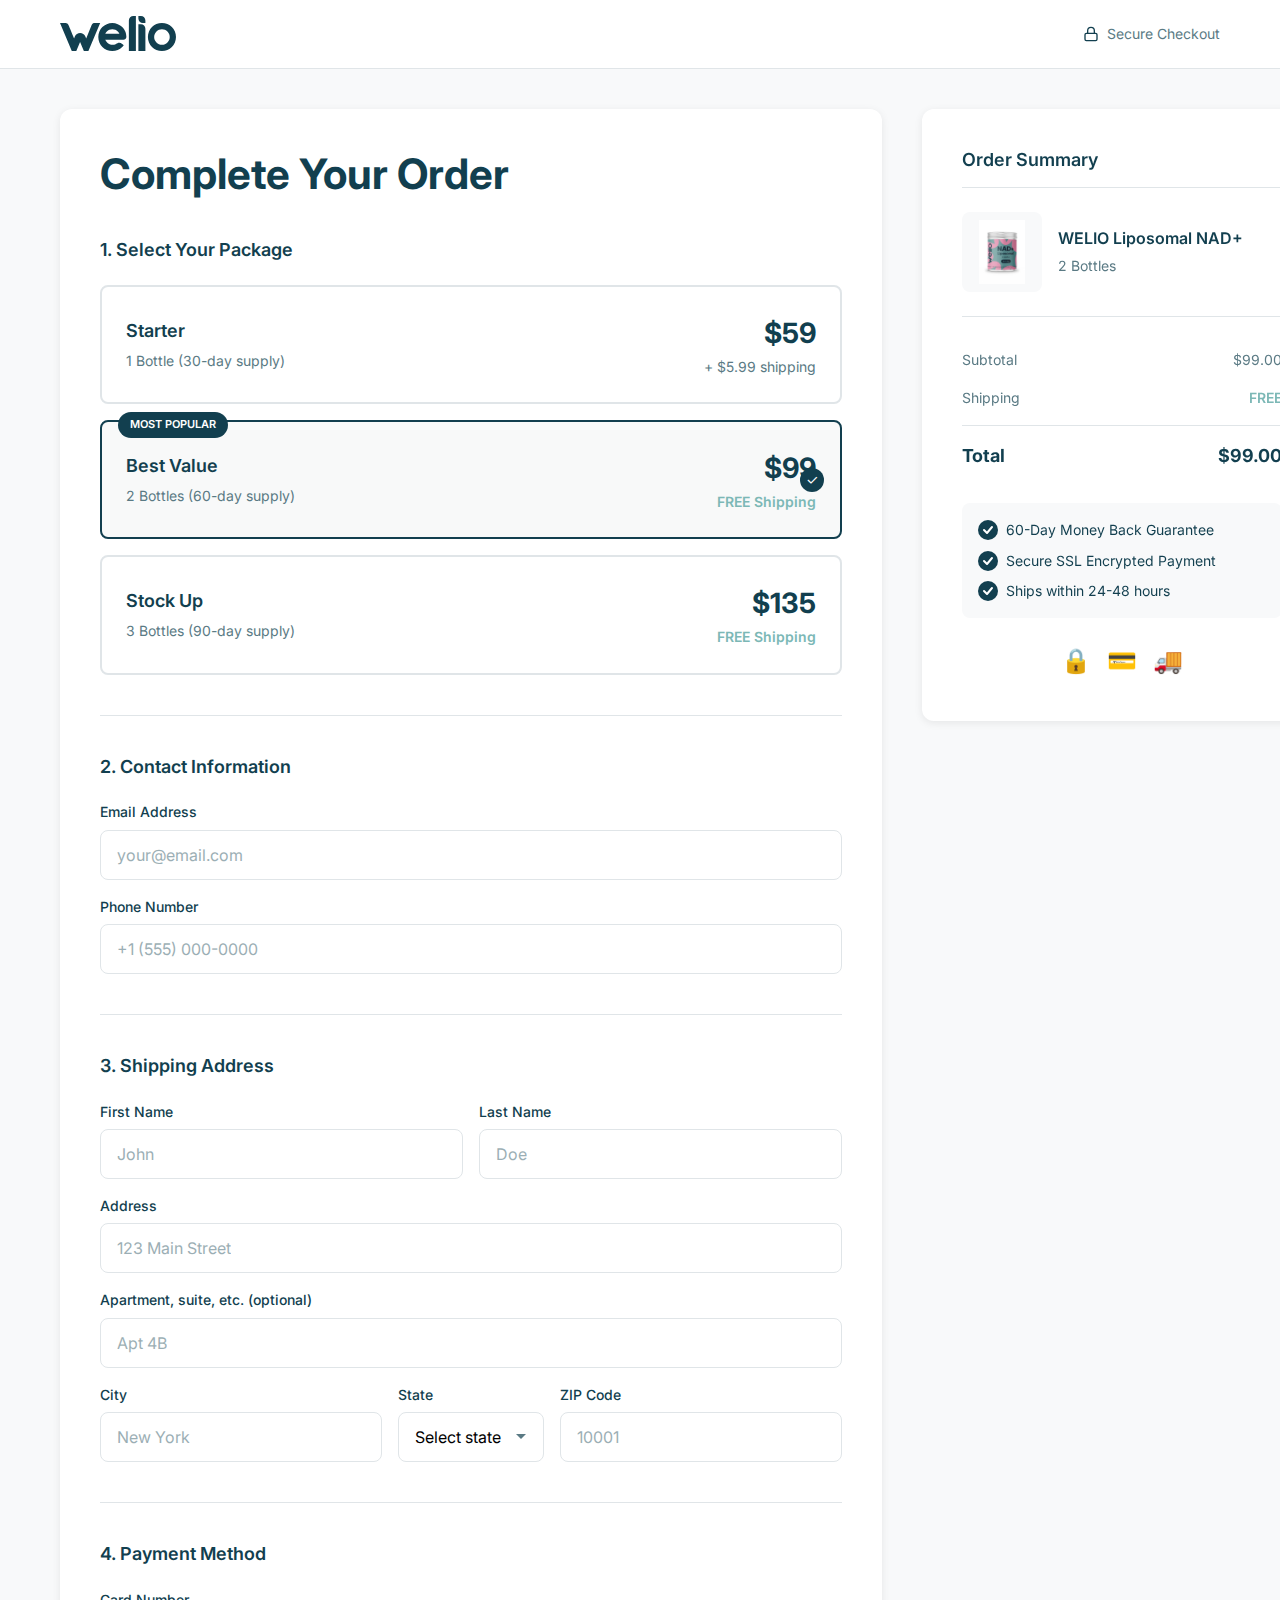
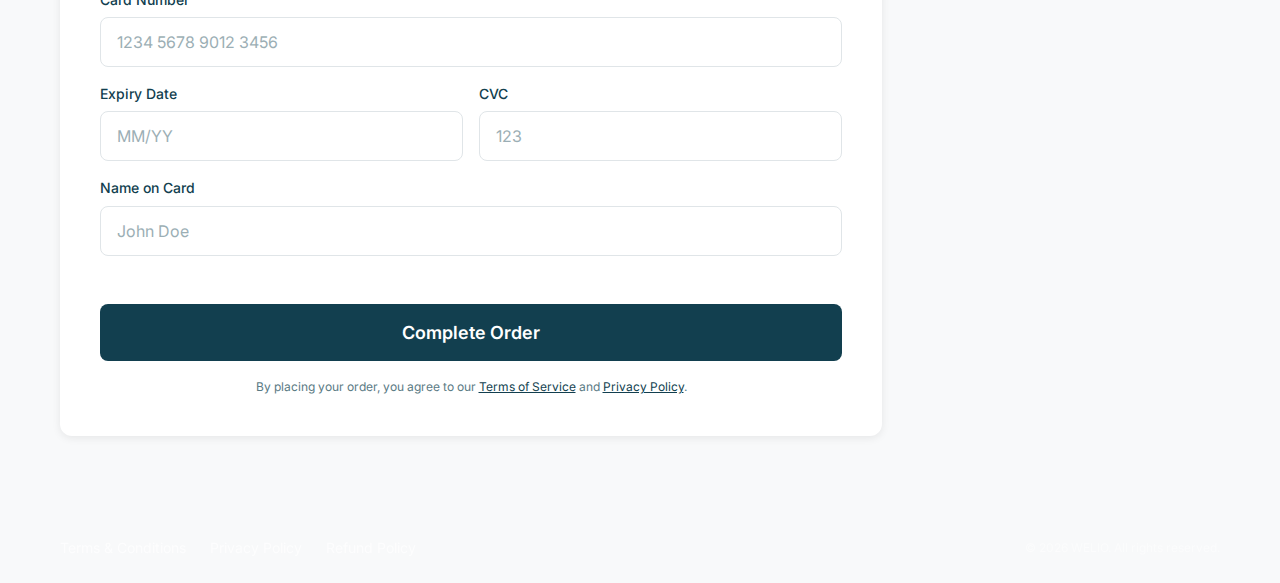
<file: checkout.html>
<!DOCTYPE html>
<html lang="en">
<head>
  <meta charset="UTF-8">
  <meta name="viewport" content="width=device-width, initial-scale=1.0">
  <title>Checkout — WELIO</title>
  
  <!-- Favicon -->
  <link rel="icon" type="image/svg+xml" href="images/favicon.svg">
  <meta name="theme-color" content="#123F4F">
  
  <!-- Fonts -->
  <link rel="preconnect" href="https://fonts.googleapis.com">
  <link rel="preconnect" href="https://fonts.gstatic.com" crossorigin>
  <link href="https://fonts.googleapis.com/css2?family=Inter:wght@400;500;600;700&display=swap" rel="stylesheet">
  
  <!-- Main CSS -->
  <link rel="stylesheet" href="css/style.css">
  <link rel="stylesheet" href="css/checkout.css">
</head>
<body>

  <!-- Header -->
  <header class="section header">
    <div class="container">
      <div class="header__inner">
        <a href="index.html" class="header__logo">
          <img src="images/logo.svg" alt="WELIO" width="120" height="40">
        </a>
        <div class="checkout-secure">
          <svg width="16" height="16" viewBox="0 0 24 24" fill="none"><rect x="3" y="11" width="18" height="11" rx="2" stroke="#123F4F" stroke-width="2"/><path d="M7 11V7a5 5 0 0110 0v4" stroke="#123F4F" stroke-width="2" stroke-linecap="round"/></svg>
          <span>Secure Checkout</span>
        </div>
      </div>
    </div>
  </header>

  <!-- Checkout -->
  <section class="section checkout">
    <div class="container">
      <div class="checkout__inner">
        
        <!-- Left: Form -->
        <div class="checkout__form-wrapper">
          <h1 class="checkout__title">Complete Your Order</h1>
          
          <!-- Product Selection -->
          <div class="checkout__section">
            <h2 class="checkout__section-title">1. Select Your Package</h2>
            <div class="checkout__packages">
              <label class="checkout__package">
                <input type="radio" name="package" value="1" class="checkout__package-radio">
                <div class="checkout__package-content">
                  <div class="checkout__package-info">
                    <span class="checkout__package-name">Starter</span>
                    <span class="checkout__package-qty">1 Bottle (30-day supply)</span>
                  </div>
                  <div class="checkout__package-price">
                    <span class="checkout__package-amount">$59</span>
                    <span class="checkout__package-shipping">+ $5.99 shipping</span>
                  </div>
                </div>
              </label>
              
              <label class="checkout__package checkout__package--popular">
                <span class="checkout__package-badge">Most Popular</span>
                <input type="radio" name="package" value="2" class="checkout__package-radio" checked>
                <div class="checkout__package-content">
                  <div class="checkout__package-info">
                    <span class="checkout__package-name">Best Value</span>
                    <span class="checkout__package-qty">2 Bottles (60-day supply)</span>
                  </div>
                  <div class="checkout__package-price">
                    <span class="checkout__package-amount">$99</span>
                    <span class="checkout__package-shipping checkout__package-shipping--free">FREE Shipping</span>
                  </div>
                </div>
              </label>
              
              <label class="checkout__package">
                <input type="radio" name="package" value="3" class="checkout__package-radio">
                <div class="checkout__package-content">
                  <div class="checkout__package-info">
                    <span class="checkout__package-name">Stock Up</span>
                    <span class="checkout__package-qty">3 Bottles (90-day supply)</span>
                  </div>
                  <div class="checkout__package-price">
                    <span class="checkout__package-amount">$135</span>
                    <span class="checkout__package-shipping checkout__package-shipping--free">FREE Shipping</span>
                  </div>
                </div>
              </label>
            </div>
          </div>

          <!-- Contact Info -->
          <div class="checkout__section">
            <h2 class="checkout__section-title">2. Contact Information</h2>
            <div class="checkout__fields">
              <div class="checkout__field">
                <label class="checkout__label">Email Address</label>
                <input type="email" class="checkout__input" placeholder="your@email.com" required>
              </div>
              <div class="checkout__field">
                <label class="checkout__label">Phone Number</label>
                <input type="tel" class="checkout__input" placeholder="+1 (555) 000-0000">
              </div>
            </div>
          </div>

          <!-- Shipping -->
          <div class="checkout__section">
            <h2 class="checkout__section-title">3. Shipping Address</h2>
            <div class="checkout__fields">
              <div class="checkout__row">
                <div class="checkout__field">
                  <label class="checkout__label">First Name</label>
                  <input type="text" class="checkout__input" placeholder="John" required>
                </div>
                <div class="checkout__field">
                  <label class="checkout__label">Last Name</label>
                  <input type="text" class="checkout__input" placeholder="Doe" required>
                </div>
              </div>
              <div class="checkout__field">
                <label class="checkout__label">Address</label>
                <input type="text" class="checkout__input" placeholder="123 Main Street" required>
              </div>
              <div class="checkout__field">
                <label class="checkout__label">Apartment, suite, etc. (optional)</label>
                <input type="text" class="checkout__input" placeholder="Apt 4B">
              </div>
              <div class="checkout__row">
                <div class="checkout__field">
                  <label class="checkout__label">City</label>
                  <input type="text" class="checkout__input" placeholder="New York" required>
                </div>
                <div class="checkout__field">
                  <label class="checkout__label">State</label>
                  <select class="checkout__input checkout__select" required>
                    <option value="">Select state</option>
                    <option value="AL">Alabama</option>
                    <option value="AK">Alaska</option>
                    <option value="AZ">Arizona</option>
                    <option value="CA">California</option>
                    <option value="CO">Colorado</option>
                    <option value="FL">Florida</option>
                    <option value="GA">Georgia</option>
                    <option value="NY">New York</option>
                    <option value="TX">Texas</option>
                    <option value="WA">Washington</option>
                  </select>
                </div>
                <div class="checkout__field">
                  <label class="checkout__label">ZIP Code</label>
                  <input type="text" class="checkout__input" placeholder="10001" required>
                </div>
              </div>
            </div>
          </div>

          <!-- Payment -->
          <div class="checkout__section">
            <h2 class="checkout__section-title">4. Payment Method</h2>
            <div class="checkout__fields">
              <div class="checkout__field">
                <label class="checkout__label">Card Number</label>
                <input type="text" class="checkout__input" placeholder="1234 5678 9012 3456" required>
              </div>
              <div class="checkout__row">
                <div class="checkout__field">
                  <label class="checkout__label">Expiry Date</label>
                  <input type="text" class="checkout__input" placeholder="MM/YY" required>
                </div>
                <div class="checkout__field">
                  <label class="checkout__label">CVC</label>
                  <input type="text" class="checkout__input" placeholder="123" required>
                </div>
              </div>
              <div class="checkout__field">
                <label class="checkout__label">Name on Card</label>
                <input type="text" class="checkout__input" placeholder="John Doe" required>
              </div>
            </div>
          </div>

          <!-- Submit -->
          <button type="submit" class="btn btn--primary btn--large btn--full checkout__submit">
            Complete Order
          </button>

          <p class="checkout__disclaimer">
            By placing your order, you agree to our <a href="#">Terms of Service</a> and <a href="#">Privacy Policy</a>.
          </p>
        </div>

        <!-- Right: Summary -->
        <div class="checkout__summary">
          <div class="checkout__summary-card">
            <h3 class="checkout__summary-title">Order Summary</h3>
            
            <div class="checkout__product">
              <img src="images/product/product-1-box.webp" alt="WELIO" class="checkout__product-image">
              <div class="checkout__product-info">
                <span class="checkout__product-name">WELIO Liposomal NAD+</span>
                <span class="checkout__product-qty">2 Bottles</span>
              </div>
            </div>

            <div class="checkout__summary-lines">
              <div class="checkout__summary-line">
                <span>Subtotal</span>
                <span class="checkout__subtotal">$99.00</span>
              </div>
              <div class="checkout__summary-line">
                <span>Shipping</span>
                <span class="checkout__shipping-cost">FREE</span>
              </div>
              <div class="checkout__summary-line checkout__summary-line--total">
                <span>Total</span>
                <span class="checkout__total">$99.00</span>
              </div>
            </div>

            <div class="checkout__guarantees">
              <div class="checkout__guarantee">
                <svg width="20" height="20" viewBox="0 0 20 20" fill="none"><circle cx="10" cy="10" r="10" fill="#123F4F"/><path d="M6 10l3 3 5-6" stroke="#fff" stroke-width="2" stroke-linecap="round" stroke-linejoin="round"/></svg>
                <span>60-Day Money Back Guarantee</span>
              </div>
              <div class="checkout__guarantee">
                <svg width="20" height="20" viewBox="0 0 20 20" fill="none"><circle cx="10" cy="10" r="10" fill="#123F4F"/><path d="M6 10l3 3 5-6" stroke="#fff" stroke-width="2" stroke-linecap="round" stroke-linejoin="round"/></svg>
                <span>Secure SSL Encrypted Payment</span>
              </div>
              <div class="checkout__guarantee">
                <svg width="20" height="20" viewBox="0 0 20 20" fill="none"><circle cx="10" cy="10" r="10" fill="#123F4F"/><path d="M6 10l3 3 5-6" stroke="#fff" stroke-width="2" stroke-linecap="round" stroke-linejoin="round"/></svg>
                <span>Ships within 24-48 hours</span>
              </div>
            </div>

            <div class="checkout__trust-badges">
              <span>🔒</span>
              <span>💳</span>
              <span>🚚</span>
            </div>
          </div>
        </div>

      </div>
    </div>
  </section>

  <!-- Footer -->
  <footer class="section footer footer--minimal">
    <div class="container">
      <div class="footer__inner">
        <div class="footer__links">
          <a href="#" class="footer__link">Terms & Conditions</a>
          <a href="#" class="footer__link">Privacy Policy</a>
          <a href="#" class="footer__link">Refund Policy</a>
        </div>
        <div class="footer__copyright">
          <p>&copy; 2026 WELIO. All rights reserved.</p>
        </div>
      </div>
    </div>
  </footer>

  <script src="js/checkout.js"></script>
</body>
</html>
</file>
<file: css/style.css>
/* ========================================
   WELIO — Main Stylesheet
   ======================================== */

/* ----------------------------------------
   1. CSS Variables (Design Tokens)
   ---------------------------------------- */
:root {
  /* Colors */
  --color-primary: #123F4F;
  --color-primary-dark: #0D2F3A;
  --color-accent-1: #E8A4B8;
  --color-accent-2: #7CB8B6;
  --color-background: #FFFFFF;
  --color-background-alt: #F8F9FA;
  --color-text-primary: #123F4F;
  --color-text-secondary: #5A7A84;
  --color-border: #E0E5E8;
  --color-white: #FFFFFF;
  --color-black: #000000;
  
  /* Typography */
  --font-family: 'Inter', -apple-system, BlinkMacSystemFont, 'Segoe UI', Roboto, sans-serif;
  --font-size-h1: clamp(32px, 5vw, 56px);
  --font-size-h2: clamp(28px, 4vw, 42px);
  --font-size-h3: clamp(20px, 3vw, 28px);
  --font-size-body: 16px;
  --font-size-body-lg: 18px;
  --font-size-caption: 14px;
  --font-size-small: 12px;
  --line-height-heading: 1.2;
  --line-height-body: 1.6;
  
  /* Spacing */
  --section-padding: clamp(50px, 6vw, 80px);
  --container-max-width: 1200px;
  --container-padding: 20px;
  --gap-sm: 8px;
  --gap-md: 16px;
  --gap-lg: 24px;
  --gap-xl: 40px;
  
  /* UI */
  --border-radius-sm: 8px;
  --border-radius-md: 12px;
  --border-radius-lg: 16px;
  --border-radius-full: 9999px;
  --shadow-sm: 0 2px 8px rgba(0, 0, 0, 0.08);
  --shadow-md: 0 4px 16px rgba(0, 0, 0, 0.1);
  --shadow-lg: 0 8px 32px rgba(0, 0, 0, 0.12);
  --transition: 0.3s ease;
}

/* ----------------------------------------
   2. Reset & Base Styles
   ---------------------------------------- */
*, *::before, *::after {
  box-sizing: border-box;
  margin: 0;
  padding: 0;
}

html {
  scroll-behavior: smooth;
}

body {
  font-family: var(--font-family);
  font-size: var(--font-size-body);
  line-height: var(--line-height-body);
  color: var(--color-text-primary);
  background-color: var(--color-background);
  -webkit-font-smoothing: antialiased;
  -moz-osx-font-smoothing: grayscale;
}

img {
  max-width: 100%;
  height: auto;
  display: block;
}

a {
  color: inherit;
  text-decoration: none;
}

button {
  font-family: inherit;
  cursor: pointer;
  border: none;
  background: none;
}

ul, ol {
  list-style: none;
}

/* ----------------------------------------
   3. Typography
   ---------------------------------------- */
h1, h2, h3, h4, h5, h6 {
  font-weight: 700;
  line-height: var(--line-height-heading);
  color: var(--color-text-primary);
}

h1 { font-size: var(--font-size-h1); }
h2 { font-size: var(--font-size-h2); }
h3 { font-size: var(--font-size-h3); }

p {
  margin-bottom: 1em;
}

p:last-child {
  margin-bottom: 0;
}

strong {
  font-weight: 600;
}

/* ----------------------------------------
   4. Layout
   ---------------------------------------- */
.container {
  max-width: var(--container-max-width);
  margin: 0 auto;
  padding: 0 var(--container-padding);
}

.section {
  padding-bottom: var(--section-padding);
}

.section__title {
  margin-bottom: var(--gap-lg);
}

.section__title--center {
  text-align: center;
}

.section__subtitle {
  font-size: var(--font-size-body-lg);
  color: var(--color-text-secondary);
  margin-bottom: var(--gap-lg);
}

.section__subtitle--center {
  text-align: center;
}

/* ----------------------------------------
   5. Buttons
   ---------------------------------------- */
.btn {
  display: inline-flex;
  align-items: center;
  justify-content: center;
  gap: var(--gap-sm);
  font-size: var(--font-size-body);
  font-weight: 600;
  padding: 14px 28px;
  border-radius: var(--border-radius-sm);
  transition: all var(--transition);
  text-align: center;
  white-space: nowrap;
}

.btn--primary {
  background-color: var(--color-primary);
  color: var(--color-white);
}

.btn--primary:hover {
  background-color: var(--color-primary-dark);
  transform: translateY(-2px);
  box-shadow: var(--shadow-md);
}

.btn--secondary {
  background-color: transparent;
  color: var(--color-primary);
  border: 2px solid var(--color-primary);
}

.btn--secondary:hover {
  background-color: var(--color-primary);
  color: var(--color-white);
}

.btn--large {
  font-size: var(--font-size-body-lg);
  padding: 18px 36px;
}

.btn--full {
  width: 100%;
}

/* ----------------------------------------
   6. Header
   ---------------------------------------- */
.header {
  position: sticky;
  top: 0;
  z-index: 1000;
  background-color: var(--color-white);
  border-bottom: 1px solid var(--color-border);
  padding: var(--gap-md) 0;
}

.header__inner {
  display: flex;
  align-items: center;
  justify-content: space-between;
  gap: var(--gap-lg);
}

.header__logo img {
  height: 36px;
  width: auto;
}

.header__nav {
  display: flex;
  align-items: center;
  gap: var(--gap-lg);
}

.header__nav-link {
  font-size: var(--font-size-caption);
  font-weight: 500;
  color: var(--color-text-secondary);
  transition: color var(--transition);
}

.header__nav-link:hover {
  color: var(--color-primary);
}

.header__cta {
  padding: 10px 20px;
  font-size: var(--font-size-caption);
}

.header__burger {
  display: none;
  flex-direction: column;
  gap: 5px;
  padding: 8px;
  z-index: 1001;
  position: relative;
}

.header__burger span {
  display: block;
  width: 24px;
  height: 2px;
  background-color: var(--color-primary);
  transition: var(--transition);
}

.header__burger.active span:nth-child(1) {
  transform: rotate(45deg) translate(5px, 5px);
}

.header__burger.active span:nth-child(2) {
  opacity: 0;
}

.header__burger.active span:nth-child(3) {
  transform: rotate(-45deg) translate(5px, -5px);
}

/* Mobile Menu Overlay */
.mobile-menu {
  position: fixed;
  top: 0;
  left: 0;
  width: 100%;
  height: 100vh;
  background-color: var(--color-white);
  z-index: 999;
  display: flex;
  flex-direction: column;
  justify-content: center;
  align-items: center;
  gap: var(--gap-xl);
  transform: translateX(-100%);
  transition: transform 0.4s ease;
}

.mobile-menu.active {
  transform: translateX(0);
}

.mobile-menu__nav {
  display: flex;
  flex-direction: column;
  align-items: center;
  gap: var(--gap-lg);
}

.mobile-menu__link {
  font-size: var(--font-size-h3);
  font-weight: 600;
  color: var(--color-primary);
  transition: color var(--transition);
}

.mobile-menu__link:hover {
  color: var(--color-accent-1);
}

.mobile-menu__cta {
  margin-top: var(--gap-lg);
}

@media (max-width: 768px) {
  .header__nav,
  .header__cta {
    display: none;
  }
  
  .header__burger {
    display: flex;
  }
}

/* Prevent scroll when menu open */
body.menu-open {
  overflow: hidden;
}

/* ----------------------------------------
   7. Promo Banner
   ---------------------------------------- */
.promo-banner {
  background-color: var(--color-primary);
  padding: var(--gap-md) 0;
}

.promo-banner__inner {
  display: flex;
  align-items: center;
  justify-content: center;
  gap: var(--gap-md);
  flex-wrap: wrap;
  text-align: center;
}

.promo-banner__badge {
  background-color: var(--color-accent-1);
  color: var(--color-primary);
  font-size: var(--font-size-small);
  font-weight: 600;
  padding: 4px 12px;
  border-radius: var(--border-radius-full);
  text-transform: uppercase;
}

.promo-banner__text {
  color: var(--color-white);
  font-weight: 600;
}

.promo-banner__subtext {
  color: var(--color-accent-2);
  font-size: var(--font-size-caption);
}

/* ----------------------------------------
   8. Hero
   ---------------------------------------- */
.hero {
  padding-top: var(--gap-xl);
}

.hero__inner {
  display: flex;
  flex-direction: column;
  gap: var(--gap-xl);
}

.hero__content {
  text-align: center;
  max-width: 800px;
  margin: 0 auto;
}

.hero__badge {
  display: inline-block;
  background-color: var(--color-background-alt);
  color: var(--color-text-secondary);
  font-size: var(--font-size-caption);
  font-weight: 500;
  padding: 8px 16px;
  border-radius: var(--border-radius-full);
  margin-bottom: var(--gap-md);
}

.hero__title {
  margin-bottom: var(--gap-lg);
}

.hero__benefits {
  display: flex;
  flex-wrap: wrap;
  justify-content: center;
  gap: var(--gap-sm) var(--gap-lg);
  margin-bottom: var(--gap-lg);
}

.hero__benefit {
  display: flex;
  align-items: center;
  gap: var(--gap-sm);
  font-size: var(--font-size-body);
}

.hero__check {
  flex-shrink: 0;
}

/* Masonry Grid */
.hero__grid {
  column-count: 3;
  column-gap: var(--gap-md);
}

.hero__grid-item {
  break-inside: avoid;
  margin-bottom: var(--gap-md);
  border-radius: var(--border-radius-md);
  overflow: hidden;
}

.hero__grid-item img {
  width: 100%;
  height: auto;
  display: block;
  transition: transform 0.4s ease;
}

.hero__grid-item:hover img {
  transform: scale(1.05);
}

/* Різна висота для masonry ефекту */
.hero__grid-item--1 img {
  aspect-ratio: 3/4;
  object-fit: cover;
}

.hero__grid-item--2 img {
  aspect-ratio: 1/1;
  object-fit: cover;
}

.hero__grid-item--3 img {
  aspect-ratio: 4/5;
  object-fit: cover;
}

.hero__grid-item--4 img {
  aspect-ratio: 1/1;
  object-fit: cover;
}

.hero__grid-item--5 img {
  aspect-ratio: 3/4;
  object-fit: cover;
}

.hero__grid-item--6 img {
  aspect-ratio: 4/5;
  object-fit: cover;
}

@media (max-width: 768px) {
  .hero__grid {
    column-count: 2;
  }
  
  .hero__benefits {
    flex-direction: column;
    align-items: center;
  }
}

@media (max-width: 480px) {
  .hero__grid {
    column-count: 2;
    column-gap: var(--gap-sm);
  }
  
  .hero__grid-item {
    margin-bottom: var(--gap-sm);
  }
}

/* ----------------------------------------
   9. Trust Bar (Marquee)
   ---------------------------------------- */
.trust-bar {
  background-color: var(--color-primary);
  padding: var(--gap-lg) 0;
  overflow: hidden;
}

.trust-bar .container {
  max-width: 100%;
  padding: 0;
}

.trust-bar__track {
  display: flex;
  width: max-content;
  animation: marquee 20s linear infinite;
}

.trust-bar__track:hover {
  animation-play-state: paused;
}

.trust-bar__items {
  display: flex;
  gap: var(--gap-xl);
  padding-right: var(--gap-xl);
}

.trust-bar__item {
  display: flex;
  align-items: center;
  gap: var(--gap-sm);
  white-space: nowrap;
}

.trust-bar__icon {
  font-size: 24px;
}

.trust-bar__text {
  font-weight: 500;
  color: var(--color-white);
}

@keyframes marquee {
  0% {
    transform: translateX(0);
  }
  100% {
    transform: translateX(-50%);
  }
}

/* ----------------------------------------
   10. Symptom Checklist
   ---------------------------------------- */
.symptom-checklist {
  background-color: var(--color-background-alt);
  padding-top: var(--section-padding);
}

.symptom-checklist__inner {
  max-width: 800px;
  margin: 0 auto;
  text-align: center;
}

.symptom-checklist__grid {
  display: grid;
  grid-template-columns: repeat(2, 1fr);
  gap: var(--gap-md);
  margin-bottom: var(--gap-xl);
  text-align: left;
}

.symptom-checklist__item {
  display: flex;
  align-items: center;
  gap: var(--gap-md);
  background-color: var(--color-white);
  padding: var(--gap-md);
  border-radius: var(--border-radius-sm);
  cursor: pointer;
  transition: var(--transition);
  border: 2px solid transparent;
}

.symptom-checklist__item:hover {
  border-color: var(--color-primary);
}

.symptom-checklist__checkbox {
  display: none;
}

.symptom-checklist__box {
  flex-shrink: 0;
  width: 24px;
  height: 24px;
  border: 2px solid var(--color-border);
  border-radius: 4px;
  display: flex;
  align-items: center;
  justify-content: center;
  transition: var(--transition);
}

.symptom-checklist__checkbox:checked + .symptom-checklist__box {
  background-color: var(--color-primary);
  border-color: var(--color-primary);
}

.symptom-checklist__checkbox:checked + .symptom-checklist__box::after {
  content: '✓';
  color: var(--color-white);
  font-weight: 700;
  font-size: 14px;
}

.symptom-checklist__text {
  font-size: var(--font-size-caption);
}

.symptom-checklist__closer {
  background-color: var(--color-white);
  padding: var(--gap-lg);
  border-radius: var(--border-radius-md);
  margin-bottom: var(--gap-lg);
  border-left: 4px solid var(--color-primary);
  text-align: left;
}

.symptom-checklist__closer p {
  font-size: var(--font-size-body-lg);
}

@media (max-width: 576px) {
  .symptom-checklist__grid {
    grid-template-columns: 1fr;
  }
}

/* ----------------------------------------
   11. Root Cause
   ---------------------------------------- */
.root-cause {
  padding-top: var(--section-padding);
}

.root-cause__inner {
  display: grid;
  grid-template-columns: 1fr 1fr;
  gap: var(--gap-xl);
  align-items: center;
}

.root-cause__text p {
  font-size: var(--font-size-body-lg);
  margin-bottom: var(--gap-md);
}

.root-cause__text p:last-of-type {
  margin-bottom: var(--gap-lg);
}

/* NAD+ Chart */
.nad-chart {
  background-color: var(--color-background-alt);
  padding: var(--gap-lg);
  border-radius: var(--border-radius-md);
}

.nad-chart__title {
  text-align: center;
  font-weight: 600;
  margin-bottom: var(--gap-lg);
}

.nad-chart__bars {
  display: flex;
  align-items: flex-end;
  justify-content: space-between;
  gap: var(--gap-md);
  height: 200px;
}

.nad-chart__bar {
  flex: 1;
  background: linear-gradient(to top, var(--color-accent-2), var(--color-primary));
  height: var(--height);
  border-radius: var(--border-radius-sm) var(--border-radius-sm) 0 0;
  display: flex;
  flex-direction: column;
  justify-content: flex-start;
  align-items: center;
  padding-top: var(--gap-sm);
  position: relative;
  transition: var(--transition);
}

.nad-chart__bar--highlight {
  background: linear-gradient(to top, var(--color-accent-1), #d35b7a);
}

.nad-chart__label {
  font-size: var(--font-size-small);
  font-weight: 700;
  color: var(--color-white);
}

.nad-chart__age {
  position: absolute;
  bottom: -30px;
  font-size: var(--font-size-small);
  color: var(--color-text-secondary);
  white-space: nowrap;
}

@media (max-width: 768px) {
  .root-cause__inner {
    grid-template-columns: 1fr;
  }
  
  .root-cause__visual {
    order: -1;
  }
}

/* ----------------------------------------
   12. Not Your Fault
   ---------------------------------------- */
.not-your-fault {
  background-color: var(--color-primary);
  color: var(--color-white);
  padding-top: var(--section-padding);
}

.not-your-fault__inner {
  max-width: 800px;
  margin: 0 auto;
  text-align: center;
}

.not-your-fault .section__title {
  color: var(--color-white);
}

.not-your-fault__text p {
  font-size: var(--font-size-body-lg);
  margin-bottom: var(--gap-md);
  opacity: 0.9;
}

.not-your-fault__text strong {
  opacity: 1;
}

/* ----------------------------------------
   13. Product Intro
   ---------------------------------------- */
.product-intro {
  padding-top: var(--section-padding);
}

.product-intro__inner {
  display: grid;
  grid-template-columns: 1fr 1fr;
  gap: var(--gap-xl);
  align-items: center;
}

.product-intro__image {
  background-color: var(--color-background-alt);
  border-radius: var(--border-radius-md);
  padding: var(--gap-lg);
  overflow: hidden;
}

.product-slider {
  width: 100%;
  padding-bottom: 40px;
  overflow: hidden;
}

.product-slider .swiper-wrapper {
  align-items: center;
}

.product-slider .swiper-slide {
  display: flex;
  align-items: center;
  justify-content: center;
  height: auto;
}

.product-slider .swiper-slide img {
  max-height: 350px;
  width: auto;
  max-width: 100%;
  object-fit: contain;
  display: block;
  margin: 0 auto;
}

.product-pagination {
  position: relative;
  bottom: 0;
  margin-top: 16px;
}

.product-pagination .swiper-pagination-bullet {
  background-color: var(--color-border);
  width: 10px;
  height: 10px;
  opacity: 1;
}

.product-pagination .swiper-pagination-bullet-active {
  background-color: var(--color-primary);
  width: 24px;
  border-radius: 5px;
}

.product-intro__subtitle {
  font-size: var(--font-size-body-lg);
  color: var(--color-text-secondary);
  margin-bottom: var(--gap-lg);
}

.product-intro__features {
  display: flex;
  flex-direction: column;
  gap: var(--gap-md);
  margin-bottom: var(--gap-lg);
}

.product-intro__feature {
  display: flex;
  align-items: flex-start;
  gap: var(--gap-md);
}

.product-intro__feature-icon {
  flex-shrink: 0;
  width: 48px;
  height: 48px;
  background-color: var(--color-background-alt);
  border-radius: var(--border-radius-sm);
  display: flex;
  align-items: center;
  justify-content: center;
}

.product-intro__feature-content {
  display: flex;
  flex-direction: column;
  gap: 4px;
}

.product-intro__feature-content strong {
  font-size: var(--font-size-body-lg);
}

.product-intro__feature-content span {
  color: var(--color-text-secondary);
  font-size: var(--font-size-caption);
}

.product-intro__usage {
  background-color: var(--color-background-alt);
  padding: var(--gap-md);
  border-radius: var(--border-radius-sm);
  margin-bottom: var(--gap-lg);
  font-size: var(--font-size-caption);
}

@media (max-width: 768px) {
  .product-intro__inner {
    grid-template-columns: 1fr;
  }
}

/* ----------------------------------------
   14. Timeline
   ---------------------------------------- */
.timeline {
  background-color: var(--color-background-alt);
  padding-top: var(--section-padding);
}

.timeline__inner {
  max-width: 700px;
  margin: 0 auto;
  position: relative;
}

.timeline__inner::before {
  content: '';
  position: absolute;
  left: 60px;
  top: 0;
  bottom: 0;
  width: 2px;
  background-color: var(--color-border);
}

.timeline__item {
  display: flex;
  gap: var(--gap-lg);
  margin-bottom: var(--gap-xl);
  position: relative;
}

.timeline__item:last-child {
  margin-bottom: 0;
}

.timeline__marker {
  flex-shrink: 0;
  width: 120px;
  text-align: right;
  position: relative;
}

.timeline__marker::after {
  content: '';
  position: absolute;
  right: -29px;
  top: 4px;
  width: 16px;
  height: 16px;
  background-color: var(--color-primary);
  border: 3px solid var(--color-white);
  border-radius: 50%;
  box-shadow: var(--shadow-sm);
}

.timeline__week {
  font-weight: 700;
  color: var(--color-primary);
  font-size: var(--font-size-caption);
}

.timeline__content {
  flex: 1;
  padding-left: var(--gap-lg);
}

.timeline__content p {
  margin: 0;
}

@media (max-width: 576px) {
  .timeline__inner::before {
    left: 10px;
  }
  
  .timeline__marker {
    width: auto;
    text-align: left;
    padding-left: 30px;
  }
  
  .timeline__marker::after {
    left: 2px;
    right: auto;
  }
  
  .timeline__item {
    flex-direction: column;
    gap: var(--gap-sm);
  }
  
  .timeline__content {
    padding-left: 30px;
  }
}

/* ----------------------------------------
   15. Why Different
   ---------------------------------------- */
.why-different {
  padding-top: var(--section-padding);
}

.why-different__inner {
  display: grid;
  grid-template-columns: 1fr 1fr;
  gap: var(--gap-xl);
  align-items: start;
}

.why-different__text p {
  font-size: var(--font-size-body-lg);
  margin-bottom: var(--gap-md);
}

.why-different__list {
  margin: var(--gap-md) 0;
  padding-left: var(--gap-lg);
}

.why-different__list li {
  margin-bottom: var(--gap-sm);
  position: relative;
}

.why-different__list li::before {
  content: '→';
  position: absolute;
  left: -24px;
  color: var(--color-primary);
}

.why-different__badges {
  background-color: var(--color-background-alt);
  padding: var(--gap-lg);
  border-radius: var(--border-radius-md);
}

.why-different__badge {
  display: flex;
  align-items: center;
  gap: var(--gap-md);
  padding: var(--gap-md) 0;
  border-bottom: 1px solid var(--color-border);
}

.why-different__badge:last-child {
  border-bottom: none;
}

@media (max-width: 768px) {
  .why-different__inner {
    grid-template-columns: 1fr;
  }
}

/* ----------------------------------------
   16. Stats Grid
   ---------------------------------------- */
.stats-grid {
  background-color: var(--color-primary);
  padding-top: var(--section-padding);
}

.stats-grid__inner {
  display: grid;
  grid-template-columns: repeat(4, 1fr);
  gap: var(--gap-lg);
}

.stats-grid__item {
  text-align: center;
  color: var(--color-white);
}

.stats-grid__value {
  display: block;
  font-size: clamp(32px, 4vw, 48px);
  font-weight: 700;
  margin-bottom: var(--gap-sm);
}

.stats-grid__label {
  font-size: var(--font-size-caption);
  opacity: 0.8;
}

@media (max-width: 768px) {
  .stats-grid__inner {
    grid-template-columns: repeat(2, 1fr);
  }
}

@media (max-width: 480px) {
  .stats-grid__inner {
    grid-template-columns: 1fr;
  }
}

/* ----------------------------------------
   17. How It Works
   ---------------------------------------- */
.how-it-works {
  padding-top: var(--section-padding);
}

.how-it-works__inner {
  display: grid;
  grid-template-columns: repeat(3, 1fr);
  gap: var(--gap-xl);
  margin-bottom: var(--gap-xl);
}

.how-it-works__step {
  text-align: center;
}

.how-it-works__number {
  width: 60px;
  height: 60px;
  background-color: var(--color-primary);
  color: var(--color-white);
  font-size: 24px;
  font-weight: 700;
  border-radius: 50%;
  display: flex;
  align-items: center;
  justify-content: center;
  margin: 0 auto var(--gap-md);
}

.how-it-works__title {
  margin-bottom: var(--gap-sm);
}

.how-it-works__text {
  color: var(--color-text-secondary);
}

.how-it-works__cta {
  text-align: center;
}

@media (max-width: 768px) {
  .how-it-works__inner {
    grid-template-columns: 1fr;
    gap: var(--gap-xl);
  }
}

/* ----------------------------------------
   18. Reviews
   ---------------------------------------- */
.reviews {
  background-color: var(--color-background-alt);
  padding-top: var(--section-padding);
}

.reviews-slider {
  padding-bottom: 60px;
}

.review-card {
  background-color: var(--color-white);
  border-radius: var(--border-radius-md);
  padding: var(--gap-lg);
  height: 100%;
  display: flex;
  flex-direction: column;
  box-shadow: var(--shadow-sm);
}

.review-card__stars {
  color: #FFB800;
  font-size: 20px;
  margin-bottom: var(--gap-md);
}

.review-card__text {
  flex: 1;
  font-size: var(--font-size-body-lg);
  font-style: italic;
  margin-bottom: var(--gap-lg);
}

.review-card__author {
  display: flex;
  align-items: center;
  gap: var(--gap-md);
}

.review-card__avatar {
  width: 50px;
  height: 50px;
  border-radius: 50%;
  object-fit: cover;
}

.review-card__name {
  font-weight: 600;
  display: block;
}

.review-card__meta {
  font-size: var(--font-size-caption);
  color: var(--color-text-secondary);
}

/* Swiper navigation */
.reviews-slider .swiper-button-prev,
.reviews-slider .swiper-button-next {
  color: var(--color-primary);
  width: 40px;
  height: 40px;
  background-color: var(--color-white);
  border-radius: 50%;
  box-shadow: var(--shadow-sm);
}

.reviews-slider .swiper-button-prev::after,
.reviews-slider .swiper-button-next::after {
  font-size: 16px;
}

.reviews-slider .swiper-pagination-bullet {
  background-color: var(--color-primary);
}

.reviews-slider .swiper-pagination-bullet-active {
  background-color: var(--color-primary);
}

/* ----------------------------------------
   19. Trust Manufacturing
   ---------------------------------------- */
.trust-manufacturing {
  padding-top: var(--section-padding);
}

.trust-manufacturing__grid {
  display: grid;
  grid-template-columns: repeat(3, 1fr);
  gap: var(--gap-lg);
}

.trust-manufacturing__item {
  display: flex;
  flex-direction: column;
  align-items: center;
  text-align: center;
  gap: var(--gap-sm);
  padding: var(--gap-lg);
  background-color: var(--color-background-alt);
  border-radius: var(--border-radius-md);
}

.trust-manufacturing__icon {
  font-size: 32px;
}

.trust-manufacturing__text {
  font-size: var(--font-size-caption);
  color: var(--color-text-secondary);
}

@media (max-width: 768px) {
  .trust-manufacturing__grid {
    grid-template-columns: repeat(2, 1fr);
  }
}

@media (max-width: 480px) {
  .trust-manufacturing__grid {
    grid-template-columns: 1fr;
  }
}

/* ----------------------------------------
   20. Pricing
   ---------------------------------------- */
.pricing {
  background-color: var(--color-background-alt);
  padding-top: var(--section-padding);
}

.pricing__inner {
  display: grid;
  grid-template-columns: repeat(3, 1fr);
  gap: var(--gap-lg);
  margin-bottom: var(--gap-xl);
}

.pricing__card {
  background-color: var(--color-white);
  border-radius: var(--border-radius-md);
  overflow: hidden;
  position: relative;
  border: 2px solid var(--color-border);
  transition: var(--transition);
}

.pricing__card:hover {
  transform: translateY(-4px);
  box-shadow: var(--shadow-lg);
}

.pricing__card--popular {
  border-color: var(--color-primary);
  transform: scale(1.05);
}

.pricing__card--popular:hover {
  transform: scale(1.05) translateY(-4px);
}

.pricing__badge {
  position: absolute;
  top: 0;
  left: 0;
  right: 0;
  background-color: var(--color-primary);
  color: var(--color-white);
  text-align: center;
  padding: var(--gap-sm);
  font-size: var(--font-size-small);
  font-weight: 600;
}

.pricing__badge--value {
  background-color: var(--color-accent-2);
  color: var(--color-primary);
}

.pricing__header {
  padding: var(--gap-xl) var(--gap-lg) var(--gap-md);
  text-align: center;
}

.pricing__card--popular .pricing__header,
.pricing__card:has(.pricing__badge) .pricing__header {
  padding-top: calc(var(--gap-xl) + 32px);
}

.pricing__plan {
  font-size: var(--font-size-body-lg);
  margin-bottom: var(--gap-sm);
}

.pricing__bottles {
  color: var(--color-text-secondary);
  font-size: var(--font-size-caption);
}

.pricing__body {
  padding: var(--gap-md) var(--gap-lg) var(--gap-lg);
  text-align: center;
}

.pricing__price {
  margin-bottom: var(--gap-sm);
}

.pricing__amount {
  font-size: clamp(36px, 4vw, 48px);
  font-weight: 700;
  color: var(--color-primary);
}

.pricing__per {
  font-size: var(--font-size-caption);
  color: var(--color-text-secondary);
}

.pricing__shipping {
  font-size: var(--font-size-caption);
  color: var(--color-text-secondary);
  margin-bottom: var(--gap-md);
}

.pricing__shipping--free {
  color: var(--color-accent-2);
  font-weight: 600;
}

.pricing__trust {
  display: flex;
  justify-content: center;
  gap: var(--gap-xl);
  flex-wrap: wrap;
}

.pricing__trust-item {
  display: flex;
  align-items: center;
  gap: var(--gap-sm);
  font-size: var(--font-size-caption);
}

@media (max-width: 768px) {
  .pricing__inner {
    grid-template-columns: 1fr;
    max-width: 400px;
    margin-left: auto;
    margin-right: auto;
  }
  
  .pricing__card--popular {
    transform: none;
    order: -1;
  }
  
  .pricing__card--popular:hover {
    transform: translateY(-4px);
  }
}

/* ----------------------------------------
   20B. Before & After
   ---------------------------------------- */
.before-after {
  padding-top: var(--section-padding);
  background-color: var(--color-background);
}

.before-after-slider {
  padding-bottom: 60px;
}

.before-after__card {
  border-radius: var(--border-radius-md);
  overflow: hidden;
  background-color: var(--color-white);
  box-shadow: var(--shadow-md);
}

.before-after__card img {
  width: 100%;
  height: 400px;
  object-fit: cover;
  object-position: center top;
  display: block;
}

@media (max-width: 768px) {
  .before-after__card img {
    height: 350px;
  }
}

.before-after__caption {
  padding: var(--gap-md);
  text-align: center;
  background-color: var(--color-white);
}

.before-after__result {
  display: block;
  font-weight: 600;
  font-size: var(--font-size-body-lg);
  color: var(--color-primary);
  margin-bottom: 4px;
}

.before-after__time {
  font-size: var(--font-size-caption);
  color: var(--color-text-secondary);
}

/* Swiper navigation */
.before-after-slider .swiper-button-prev,
.before-after-slider .swiper-button-next {
  color: var(--color-primary);
  width: 44px;
  height: 44px;
  background-color: var(--color-white);
  border-radius: 50%;
  box-shadow: var(--shadow-md);
}

.before-after-slider .swiper-button-prev::after,
.before-after-slider .swiper-button-next::after {
  font-size: 18px;
  font-weight: 700;
}

.before-after-slider .swiper-pagination-bullet {
  background-color: var(--color-primary);
  width: 10px;
  height: 10px;
}

.before-after-slider .swiper-pagination-bullet-active {
  background-color: var(--color-primary);
  width: 24px;
  border-radius: 5px;
}

/* ----------------------------------------
   21. Guarantee
   ---------------------------------------- */
.guarantee {
  padding-top: var(--section-padding);
}

.guarantee__inner {
  display: flex;
  align-items: center;
  gap: var(--gap-xl);
  background-color: var(--color-background-alt);
  padding: var(--gap-xl);
  border-radius: var(--border-radius-md);
}

.guarantee__badge {
  flex-shrink: 0;
}

.guarantee__subtitle {
  font-size: var(--font-size-body-lg);
  color: var(--color-accent-2);
  font-weight: 600;
  margin-bottom: var(--gap-md);
}

.guarantee__text {
  font-size: var(--font-size-body-lg);
  margin-bottom: var(--gap-md);
}

@media (max-width: 768px) {
  .guarantee__inner {
    flex-direction: column;
    text-align: center;
  }
}

/* ----------------------------------------
   22. TEAM
   ---------------------------------------- */
.team {
  background-color: var(--color-white);
  padding-top: var(--section-padding);
}

.team__grid {
  display: grid;
  grid-template-columns: repeat(4, 1fr);
  gap: var(--gap-xl);
  margin-top: var(--gap-xl);
}

.team__card {
  text-align: center;
  padding: var(--gap-lg);
  background-color: var(--color-background-alt);
  border-radius: var(--border-radius-md);
  transition: all var(--transition);
}

.team__card:hover {
  transform: translateY(-8px);
  box-shadow: var(--shadow-lg);
}

.team__photo {
  width: 160px;
  height: 160px;
  margin: 0 auto var(--gap-lg);
  border-radius: 50%;
  overflow: hidden;
  border: 4px solid var(--color-primary);
}

.team__photo img {
  width: 100%;
  height: 100%;
  object-fit: cover;
}

.team__name {
  font-size: var(--font-size-body-lg);
  font-weight: 600;
  margin-bottom: var(--gap-xs);
  color: var(--color-text-primary);
}

.team__role {
  display: block;
  font-size: var(--font-size-caption);
  color: var(--color-primary);
  font-weight: 500;
  margin-bottom: var(--gap-md);
  text-transform: uppercase;
  letter-spacing: 0.5px;
}

.team__bio {
  font-size: var(--font-size-caption);
  color: var(--color-text-secondary);
  line-height: 1.6;
}

@media (max-width: 992px) {
  .team__grid {
    grid-template-columns: repeat(2, 1fr);
    gap: var(--gap-lg);
  }
}

@media (max-width: 576px) {
  .team__grid {
    grid-template-columns: 1fr;
  }
  
  .team__photo {
    width: 120px;
    height: 120px;
  }
}

/* ----------------------------------------
   23. FAQ
   ---------------------------------------- */
.faq {
  background-color: var(--color-background-alt);
  padding-top: var(--section-padding);
}

.faq__inner {
  max-width: 800px;
  margin: 0 auto;
}

.faq__item {
  background-color: var(--color-white);
  border-radius: var(--border-radius-sm);
  margin-bottom: var(--gap-md);
  overflow: hidden;
}

.faq__question {
  width: 100%;
  display: flex;
  align-items: center;
  justify-content: space-between;
  padding: var(--gap-lg);
  font-size: var(--font-size-body-lg);
  font-weight: 600;
  text-align: left;
  transition: var(--transition);
}

.faq__question:hover {
  background-color: var(--color-background-alt);
}

.faq__icon {
  flex-shrink: 0;
  transition: transform var(--transition);
}

.faq__question.active .faq__icon {
  transform: rotate(180deg);
}

.faq__answer {
  max-height: 0;
  overflow: hidden;
  transition: max-height var(--transition);
}

.faq__answer p {
  padding: 0 var(--gap-lg) var(--gap-lg);
  color: var(--color-text-secondary);
}

/* ----------------------------------------
   23. Final CTA
   ---------------------------------------- */
.final-cta {
  background-color: var(--color-white);
  color: var(--color-text-primary);
  padding-top: var(--section-padding);
  border-top: 1px solid var(--color-border);
}

.final-cta__inner {
  max-width: 800px;
  margin: 0 auto;
  text-align: center;
}

.final-cta .section__title {
  color: var(--color-text-primary);
}

.final-cta__text {
  font-size: var(--font-size-body-lg);
  color: var(--color-text-secondary);
  margin-bottom: var(--gap-lg);
}

.final-cta__badges {
  display: flex;
  justify-content: center;
  gap: var(--gap-lg);
  flex-wrap: wrap;
  margin-bottom: var(--gap-xl);
}

.final-cta__badge {
  display: flex;
  align-items: center;
  gap: var(--gap-sm);
  font-size: var(--font-size-caption);
  color: var(--color-text-secondary);
}

.final-cta__badge-icon {
  font-size: 20px;
}

.final-cta .btn--primary {
  background-color: var(--color-primary);
  color: var(--color-white);
}

.final-cta .btn--primary:hover {
  background-color: var(--color-primary-dark);
  color: var(--color-white);
}

/* ----------------------------------------
   24. Footer
   ---------------------------------------- */
.footer {
  background-color: var(--color-primary-dark);
  color: var(--color-white);
  padding-top: var(--gap-xl);
}

.footer__inner {
  text-align: center;
}

.footer__brand {
  margin-bottom: var(--gap-lg);
}

.footer__logo {
  margin: 0 auto var(--gap-sm);
  filter: brightness(0) invert(1);
}

.footer__tagline {
  opacity: 0.7;
  font-size: var(--font-size-caption);
}

.footer__links {
  display: flex;
  justify-content: center;
  gap: var(--gap-lg);
  flex-wrap: wrap;
  margin-bottom: var(--gap-lg);
}

.footer__link {
  font-size: var(--font-size-caption);
  opacity: 0.7;
  transition: opacity var(--transition);
}

.footer__link:hover {
  opacity: 1;
}

.footer__disclaimer {
  max-width: 800px;
  margin: 0 auto var(--gap-lg);
  opacity: 0.5;
  font-size: var(--font-size-small);
}

.footer__copyright {
  opacity: 0.5;
  font-size: var(--font-size-small);
}

/* ----------------------------------------
   25. Utilities
   ---------------------------------------- */
.text-center { text-align: center; }
.text-left { text-align: left; }
.text-right { text-align: right; }

.text-accent {
  color: var(--color-accent-1);
  position: relative;
}

.text-accent::after {
  content: '';
  position: absolute;
  left: 0;
  right: 0;
  bottom: 0.1em;
  height: 0.15em;
  background-color: var(--color-accent-1);
  opacity: 0.3;
  border-radius: 2px;
}

.mb-0 { margin-bottom: 0 !important; }
.mb-sm { margin-bottom: var(--gap-sm); }
.mb-md { margin-bottom: var(--gap-md); }
.mb-lg { margin-bottom: var(--gap-lg); }
.mb-xl { margin-bottom: var(--gap-xl); }

/* ----------------------------------------
   26. Animations
   ---------------------------------------- */
@keyframes fadeIn {
  from {
    opacity: 0;
    transform: translateY(20px);
  }
  to {
    opacity: 1;
    transform: translateY(0);
  }
}

.fade-in {
  animation: fadeIn 0.6s ease forwards;
}
</file>
<file: css/checkout.css>
/* ========================================
   WELIO — Checkout Page Styles
   ======================================== */

/* Secure Badge */
.checkout-secure {
  display: flex;
  align-items: center;
  gap: 8px;
  font-size: 14px;
  color: var(--color-text-secondary);
}

/* Checkout Layout */
.checkout {
  padding-top: var(--gap-xl);
  background-color: var(--color-background-alt);
  min-height: calc(100vh - 200px);
}

.checkout__inner {
  display: grid;
  grid-template-columns: 1fr 400px;
  gap: var(--gap-xl);
  align-items: start;
}

.checkout__title {
  font-size: var(--font-size-h2);
  margin-bottom: var(--gap-xl);
}

/* Form Wrapper */
.checkout__form-wrapper {
  background-color: var(--color-white);
  padding: var(--gap-xl);
  border-radius: var(--border-radius-md);
  box-shadow: var(--shadow-sm);
}

/* Sections */
.checkout__section {
  margin-bottom: var(--gap-xl);
  padding-bottom: var(--gap-xl);
  border-bottom: 1px solid var(--color-border);
}

.checkout__section:last-of-type {
  border-bottom: none;
  margin-bottom: var(--gap-lg);
  padding-bottom: 0;
}

.checkout__section-title {
  font-size: var(--font-size-body-lg);
  font-weight: 600;
  margin-bottom: var(--gap-lg);
  color: var(--color-text-primary);
}

/* Package Selection */
.checkout__packages {
  display: flex;
  flex-direction: column;
  gap: var(--gap-md);
}

.checkout__package {
  position: relative;
  display: block;
  padding: var(--gap-lg);
  border: 2px solid var(--color-border);
  border-radius: var(--border-radius-sm);
  cursor: pointer;
  transition: all var(--transition);
}

.checkout__package:hover {
  border-color: var(--color-primary);
}

.checkout__package--popular {
  border-color: var(--color-primary);
}

.checkout__package-badge {
  position: absolute;
  top: -10px;
  left: 16px;
  background-color: var(--color-primary);
  color: var(--color-white);
  font-size: 11px;
  font-weight: 600;
  padding: 4px 12px;
  border-radius: var(--border-radius-full);
  text-transform: uppercase;
}

.checkout__package-radio {
  display: none;
}

.checkout__package-radio:checked + .checkout__package-content {
  /* Visual feedback handled by border */
}

.checkout__package-radio:checked ~ .checkout__package-content::before {
  content: '✓';
  position: absolute;
  top: 50%;
  right: 16px;
  transform: translateY(-50%);
  width: 24px;
  height: 24px;
  background-color: var(--color-primary);
  color: var(--color-white);
  border-radius: 50%;
  display: flex;
  align-items: center;
  justify-content: center;
  font-size: 14px;
}

.checkout__package:has(.checkout__package-radio:checked) {
  border-color: var(--color-primary);
  background-color: rgba(18, 63, 79, 0.03);
}

.checkout__package-content {
  display: flex;
  justify-content: space-between;
  align-items: center;
}

.checkout__package-info {
  display: flex;
  flex-direction: column;
  gap: 4px;
}

.checkout__package-name {
  font-weight: 600;
  font-size: var(--font-size-body-lg);
}

.checkout__package-qty {
  font-size: var(--font-size-caption);
  color: var(--color-text-secondary);
}

.checkout__package-price {
  text-align: right;
}

.checkout__package-amount {
  font-size: var(--font-size-h3);
  font-weight: 700;
  color: var(--color-primary);
}

.checkout__package-shipping {
  display: block;
  font-size: var(--font-size-caption);
  color: var(--color-text-secondary);
}

.checkout__package-shipping--free {
  color: var(--color-accent-2);
  font-weight: 600;
}

/* Form Fields */
.checkout__fields {
  display: flex;
  flex-direction: column;
  gap: var(--gap-md);
}

.checkout__row {
  display: grid;
  grid-template-columns: repeat(2, 1fr);
  gap: var(--gap-md);
}

.checkout__row:has(.checkout__field:nth-child(3)) {
  grid-template-columns: 2fr 1fr 1fr;
}

.checkout__field {
  display: flex;
  flex-direction: column;
  gap: 6px;
}

.checkout__label {
  font-size: var(--font-size-caption);
  font-weight: 500;
  color: var(--color-text-primary);
}

.checkout__input {
  padding: 14px 16px;
  border: 1px solid var(--color-border);
  border-radius: var(--border-radius-sm);
  font-size: var(--font-size-body);
  font-family: inherit;
  transition: all var(--transition);
  background-color: var(--color-white);
}

.checkout__input:focus {
  outline: none;
  border-color: var(--color-primary);
  box-shadow: 0 0 0 3px rgba(18, 63, 79, 0.1);
}

.checkout__input::placeholder {
  color: var(--color-text-secondary);
  opacity: 0.6;
}

.checkout__select {
  cursor: pointer;
  appearance: none;
  background-image: url("data:image/svg+xml,%3Csvg xmlns='http://www.w3.org/2000/svg' width='12' height='12' viewBox='0 0 12 12'%3E%3Cpath fill='%235A7A84' d='M6 8L1 3h10z'/%3E%3C/svg%3E");
  background-repeat: no-repeat;
  background-position: right 16px center;
  padding-right: 40px;
}

/* Submit Button */
.checkout__submit {
  margin-top: var(--gap-lg);
}

.checkout__disclaimer {
  margin-top: var(--gap-md);
  font-size: var(--font-size-small);
  color: var(--color-text-secondary);
  text-align: center;
}

.checkout__disclaimer a {
  color: var(--color-primary);
  text-decoration: underline;
}

/* Order Summary */
.checkout__summary {
  position: sticky;
  top: 100px;
}

.checkout__summary-card {
  background-color: var(--color-white);
  padding: var(--gap-xl);
  border-radius: var(--border-radius-md);
  box-shadow: var(--shadow-sm);
}

.checkout__summary-title {
  font-size: var(--font-size-body-lg);
  font-weight: 600;
  margin-bottom: var(--gap-lg);
  padding-bottom: var(--gap-md);
  border-bottom: 1px solid var(--color-border);
}

.checkout__product {
  display: flex;
  gap: var(--gap-md);
  margin-bottom: var(--gap-lg);
  padding-bottom: var(--gap-lg);
  border-bottom: 1px solid var(--color-border);
}

.checkout__product-image {
  width: 80px;
  height: 80px;
  object-fit: contain;
  background-color: var(--color-background-alt);
  border-radius: var(--border-radius-sm);
  padding: 8px;
}

.checkout__product-info {
  display: flex;
  flex-direction: column;
  justify-content: center;
  gap: 4px;
}

.checkout__product-name {
  font-weight: 600;
}

.checkout__product-qty {
  font-size: var(--font-size-caption);
  color: var(--color-text-secondary);
}

/* Summary Lines */
.checkout__summary-lines {
  margin-bottom: var(--gap-lg);
}

.checkout__summary-line {
  display: flex;
  justify-content: space-between;
  padding: var(--gap-sm) 0;
  font-size: var(--font-size-caption);
  color: var(--color-text-secondary);
}

.checkout__summary-line--total {
  border-top: 1px solid var(--color-border);
  margin-top: var(--gap-sm);
  padding-top: var(--gap-md);
  font-size: var(--font-size-body-lg);
  font-weight: 700;
  color: var(--color-text-primary);
}

.checkout__shipping-cost {
  color: var(--color-accent-2);
  font-weight: 600;
}

.checkout__total {
  color: var(--color-primary);
}

/* Guarantees */
.checkout__guarantees {
  display: flex;
  flex-direction: column;
  gap: var(--gap-sm);
  margin-bottom: var(--gap-lg);
  padding: var(--gap-md);
  background-color: var(--color-background-alt);
  border-radius: var(--border-radius-sm);
}

.checkout__guarantee {
  display: flex;
  align-items: center;
  gap: var(--gap-sm);
  font-size: var(--font-size-caption);
}

/* Trust Badges */
.checkout__trust-badges {
  display: flex;
  justify-content: center;
  gap: var(--gap-md);
  font-size: 24px;
}

/* Footer Minimal */
.footer--minimal {
  background-color: var(--color-background-alt);
  padding: var(--gap-lg) 0;
}

.footer--minimal .footer__inner {
  display: flex;
  justify-content: space-between;
  align-items: center;
}

.footer--minimal .footer__links {
  margin-bottom: 0;
}

.footer--minimal .footer__copyright {
  margin: 0;
}

/* Responsive */
@media (max-width: 992px) {
  .checkout__inner {
    grid-template-columns: 1fr;
  }
  
  .checkout__summary {
    position: static;
    order: -1;
  }
}

@media (max-width: 576px) {
  .checkout__row {
    grid-template-columns: 1fr;
  }
  
  .checkout__row:has(.checkout__field:nth-child(3)) {
    grid-template-columns: 1fr;
  }
  
  .checkout__package-content {
    flex-direction: column;
    align-items: flex-start;
    gap: var(--gap-sm);
  }
  
  .checkout__package-price {
    text-align: left;
  }
  
  .footer--minimal .footer__inner {
    flex-direction: column;
    gap: var(--gap-md);
  }
}
</file>
